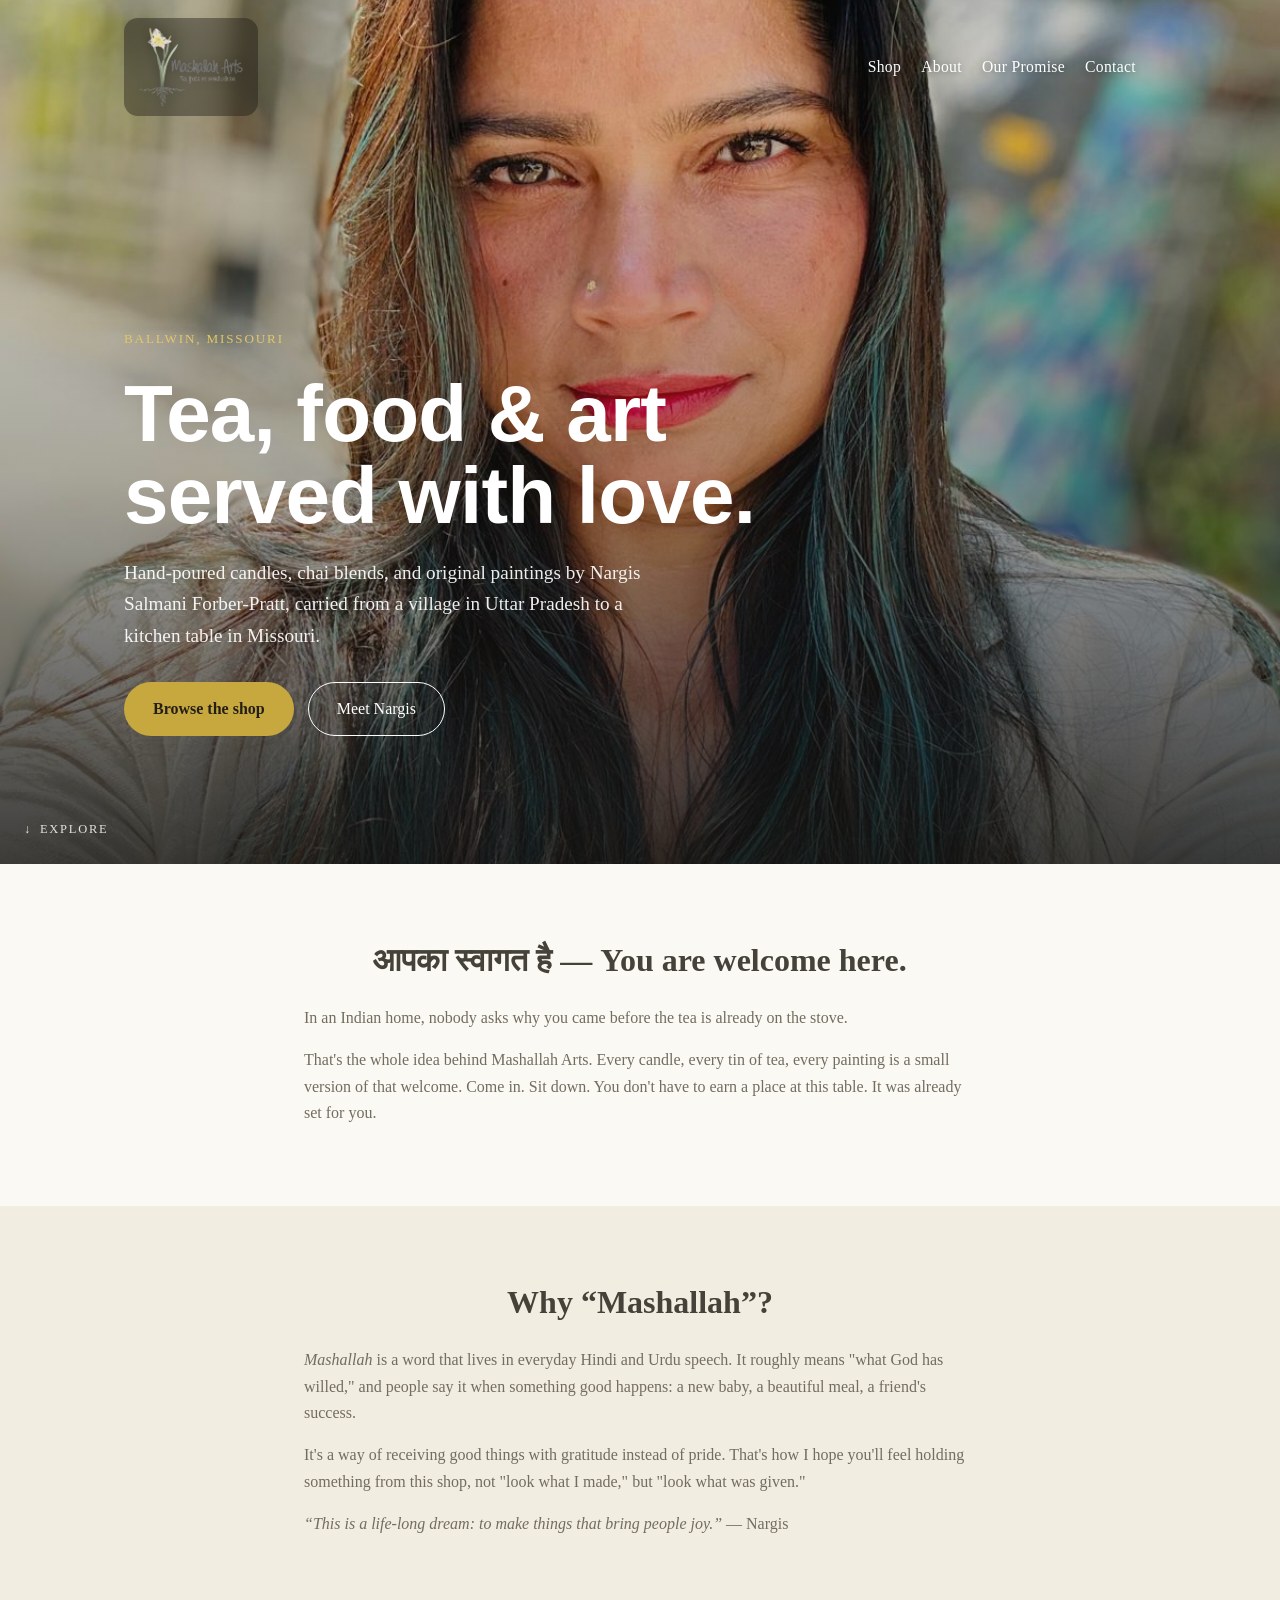
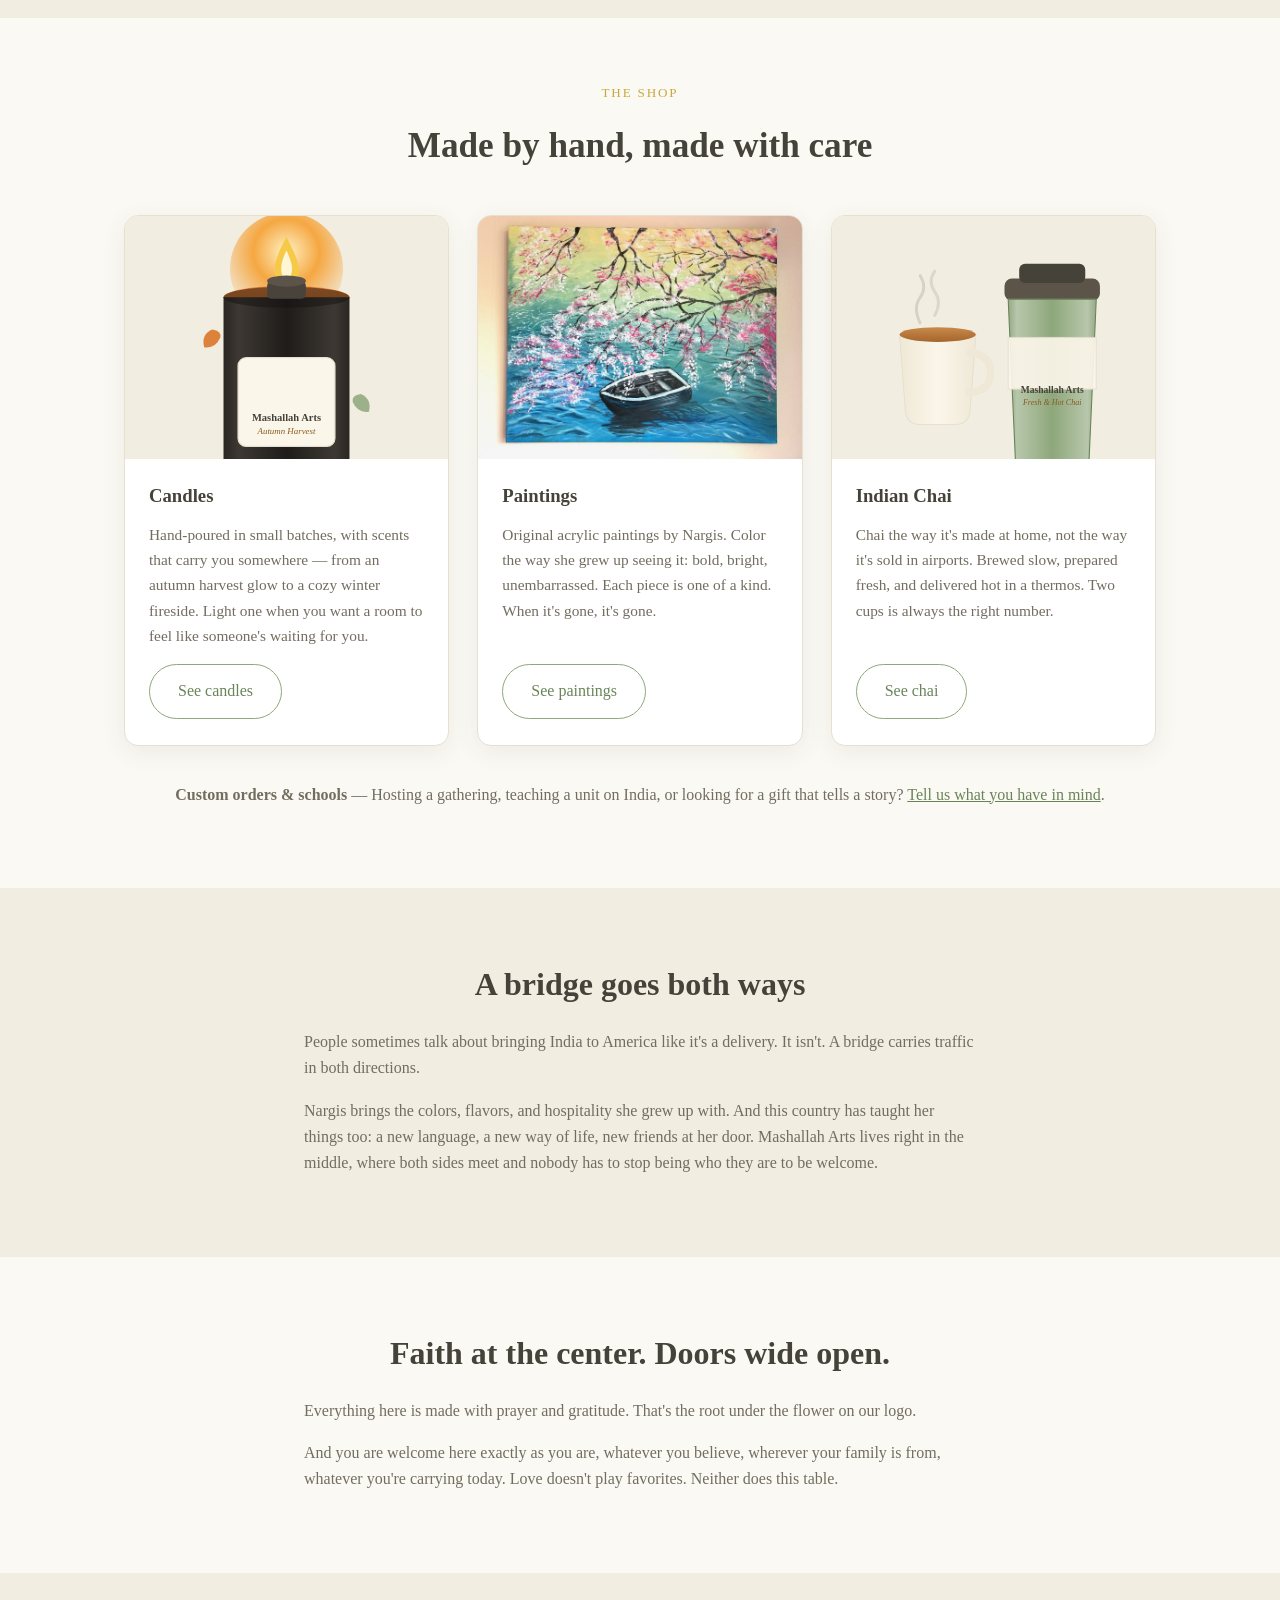
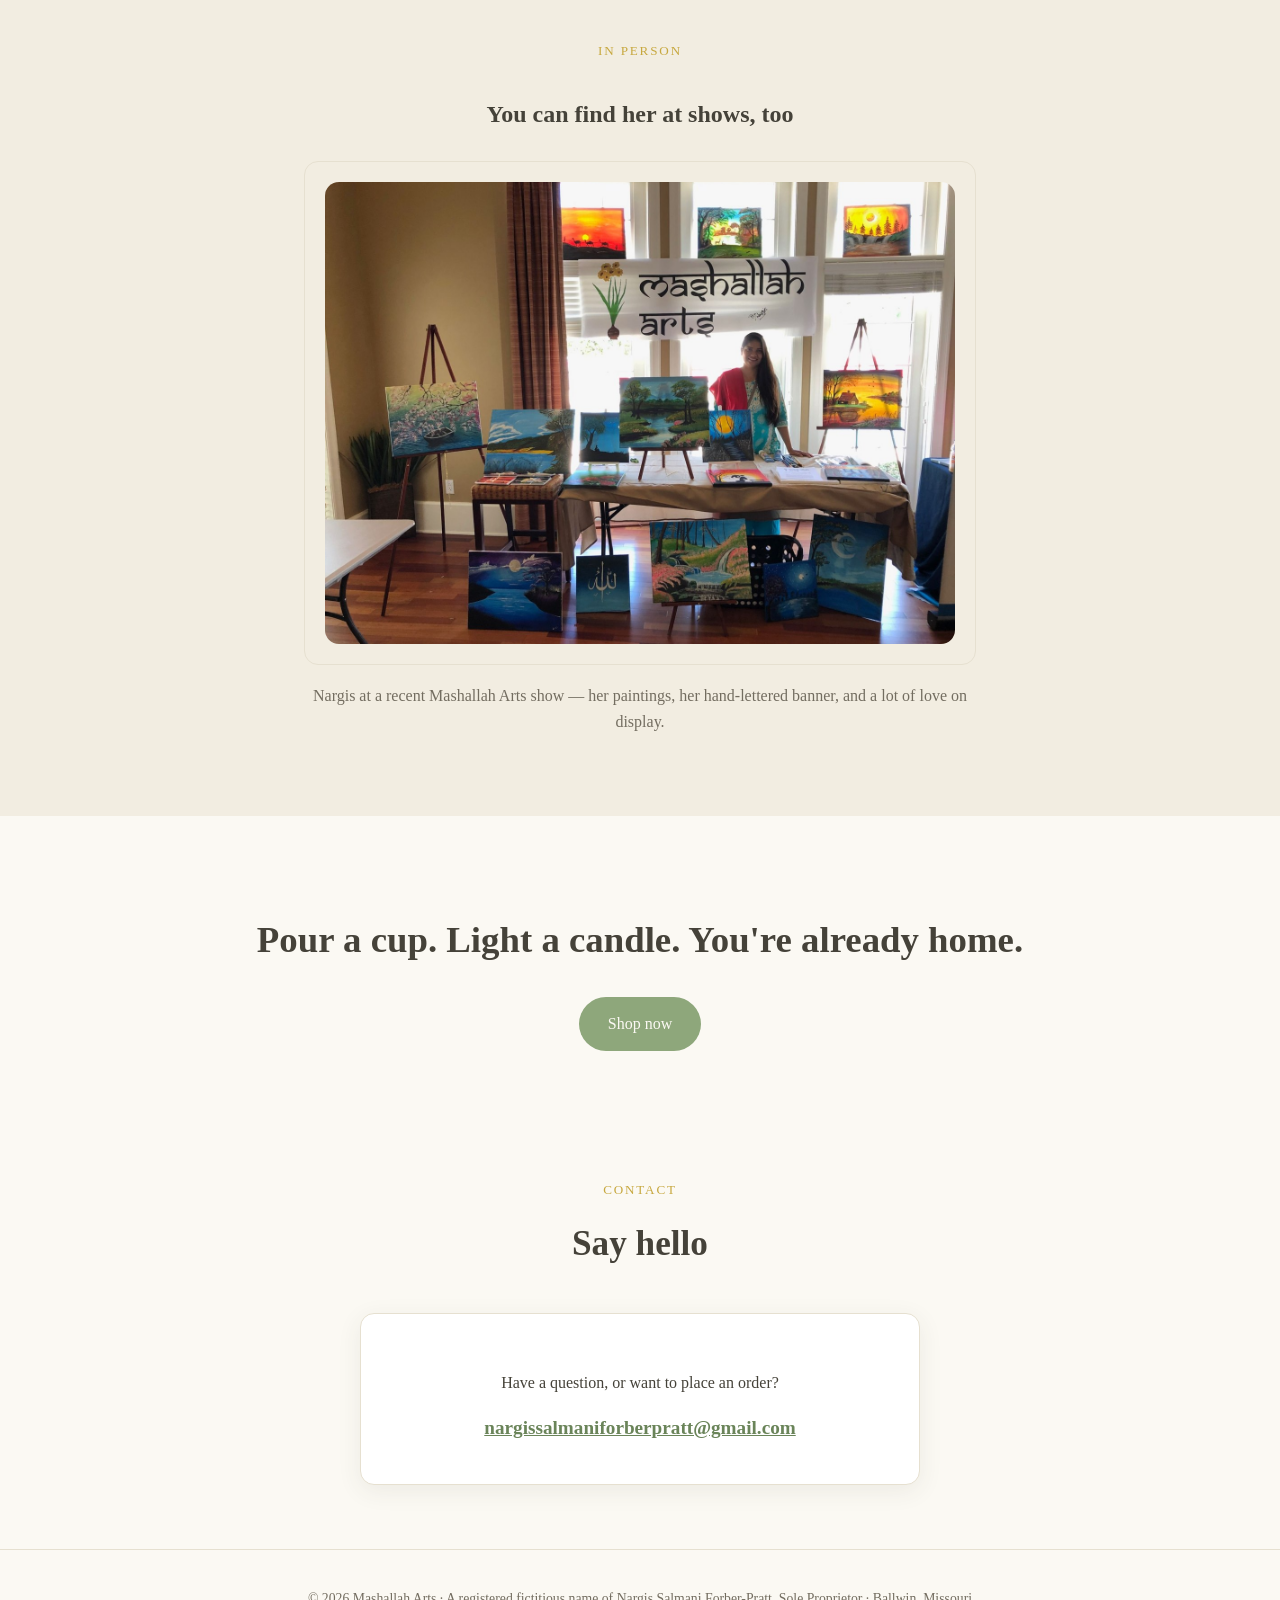
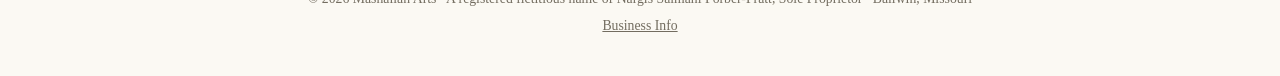
<file: index.html>
<!doctype html>
<html lang="en">
<head>
<meta charset="utf-8" />
<meta name="viewport" content="width=device-width, initial-scale=1" />
<title>Mashallah Arts — Tea, Food & Art Served With Love</title>
<meta name="description" content="Hand-poured candles, chai blends, and original paintings by Nargis Salmani Forber-Pratt, carried from a village in Uttar Pradesh to a kitchen table in Missouri." />
<link rel="icon" href="/favicon.ico" sizes="any" />
<link rel="icon" type="image/png" sizes="32x32" href="/assets/images/favicon-32.png" />
<link rel="icon" type="image/png" sizes="16x16" href="/assets/images/favicon-16.png" />
<link rel="apple-touch-icon" href="/apple-touch-icon.png" />
<link rel="icon" type="image/png" sizes="192x192" href="/assets/images/icon-192.png" />
<meta name="theme-color" content="#8ea77b" />
<link rel="canonical" href="https://mashallaharts.com/" />
<meta property="og:type" content="website" />
<meta property="og:site_name" content="Mashallah Arts" />
<meta property="og:title" content="Mashallah Arts — Tea, Food & Art Served With Love" />
<meta property="og:description" content="Hand-poured candles, chai blends, and original paintings by Nargis Salmani Forber-Pratt, carried from a village in Uttar Pradesh to a kitchen table in Missouri." />
<meta property="og:url" content="https://mashallaharts.com/" />
<meta property="og:image" content="https://mashallaharts.com/assets/images/og-image.jpg" />
<meta property="og:image:width" content="1200" />
<meta property="og:image:height" content="630" />
<meta name="twitter:card" content="summary_large_image" />
<meta name="twitter:title" content="Mashallah Arts — Tea, Food & Art Served With Love" />
<meta name="twitter:description" content="Hand-poured candles, chai blends, and original paintings by Nargis Salmani Forber-Pratt, carried from a village in Uttar Pradesh to a kitchen table in Missouri." />
<meta name="twitter:image" content="https://mashallaharts.com/assets/images/og-image.jpg" />
<link rel="stylesheet" href="assets/style.css" />
<script type="application/ld+json">
{
  "@context": "https://schema.org",
  "@type": "Store",
  "name": "Mashallah Arts",
  "description": "Hand-poured candles, chai blends, and original paintings by Nargis Salmani Forber-Pratt.",
  "url": "https://mashallaharts.com/",
  "image": "https://mashallaharts.com/assets/images/og-image.jpg",
  "logo": "https://mashallaharts.com/assets/images/logo-wordmark.png",
  "telephone": "+1-314-586-2265",
  "email": "nargissalmaniforberpratt@gmail.com",
  "address": {
    "@type": "PostalAddress",
    "addressLocality": "Ballwin",
    "addressRegion": "MO",
    "addressCountry": "US"
  },
  "founder": {
    "@type": "Person",
    "name": "Nargis Salmani Forber-Pratt"
  },
  "sameAs": []
}
</script>
</head>
<body>

<header class="site-header transparent" id="siteHeader">
  <div class="nav-row">
    <a class="brand" href="/">
      <span class="brand-mark"><img src="assets/images/logo-wordmark.png" alt="Mashallah Arts logo" /></span>
    </a>
    <nav class="main-nav">
      <a href="/shop">Shop</a>
      <a href="/about">About</a>
      <a href="/heard-and-seen">Our Promise</a>
      <a href="/contact">Contact</a>
      <div id="google_translate_element"></div>
    </nav>
  </div>
</header>

<section class="hero-full" style="background-image: url('assets/images/nargis.jpg');">
  <div class="hero-full-inner">
    <span class="eyebrow">Ballwin, Missouri</span>
    <h1>Tea, food &amp; art<br />served with love.</h1>
    <p class="lede-full">Hand-poured candles, chai blends, and original paintings by Nargis Salmani Forber-Pratt, carried from a village in Uttar Pradesh to a kitchen table in Missouri.</p>
    <div class="hero-actions">
      <a class="btn btn-primary" href="/shop">Browse the shop</a>
      <a class="btn btn-outline" href="/about">Meet Nargis</a>
    </div>
  </div>
  <div class="scroll-cue"><span class="arrow">↓</span> Explore</div>
</section>

<section>
  <div class="container prose-block">
    <h2><span class="hindi">आपका स्वागत है</span> — You are welcome here.</h2>
    <p>In an Indian home, nobody asks why you came before the tea is already on the stove.</p>
    <p>That's the whole idea behind Mashallah Arts. Every candle, every tin of tea, every painting is a small version of that welcome. Come in. Sit down. You don't have to earn a place at this table. It was already set for you.</p>
  </div>
</section>

<section class="alt">
  <div class="container prose-block">
    <h2>Why &ldquo;Mashallah&rdquo;?</h2>
    <p><em>Mashallah</em> is a word that lives in everyday Hindi and Urdu speech. It roughly means "what God has willed," and people say it when something good happens: a new baby, a beautiful meal, a friend's success.</p>
    <p>It's a way of receiving good things with gratitude instead of pride. That's how I hope you'll feel holding something from this shop, not "look what I made," but "look what was given."</p>
    <p><em>&ldquo;This is a life-long dream: to make things that bring people joy.&rdquo;</em> — Nargis</p>
  </div>
</section>

<section id="shop">
  <div class="container">
    <div class="section-head">
      <span class="eyebrow">The Shop</span>
      <h2>Made by hand, made with care</h2>
    </div>
    <div class="card-grid">
      <div class="card">
        <div class="card-photo"><img src="assets/images/mockup-candle-halloween.svg" alt="Mockup of a Mashallah Arts candle" /></div>
        <div class="card-body">
          <h3>Candles</h3>
          <p>Hand-poured in small batches, with scents that carry you somewhere — from an autumn harvest glow to a cozy winter fireside. Light one when you want a room to feel like someone's waiting for you.</p>
          <a class="btn btn-outline" href="/shop">See candles</a>
        </div>
      </div>
      <div class="card">
        <div class="card-photo"><img src="assets/images/paintings/cherry-blossoms-boat.jpg" alt="Original painting by Nargis" /></div>
        <div class="card-body">
          <h3>Paintings</h3>
          <p>Original acrylic paintings by Nargis. Color the way she grew up seeing it: bold, bright, unembarrassed. Each piece is one of a kind. When it's gone, it's gone.</p>
          <a class="btn btn-outline" href="/shop">See paintings</a>
        </div>
      </div>
      <div class="card">
        <div class="card-photo"><img src="assets/images/mockup-chai.svg" alt="Mockup of Mashallah Arts chai delivered in a thermos" /></div>
        <div class="card-body">
          <h3>Indian Chai</h3>
          <p>Chai the way it's made at home, not the way it's sold in airports. Brewed slow, prepared fresh, and delivered hot in a thermos. Two cups is always the right number.</p>
          <a class="btn btn-outline" href="/shop">See chai</a>
        </div>
      </div>
    </div>
    <p style="text-align:center; margin-top: 36px; color: var(--ink-soft);">
      <strong>Custom orders &amp; schools</strong> — Hosting a gathering, teaching a unit on India, or looking for a gift that tells a story? <a href="/contact">Tell us what you have in mind</a>.
    </p>
  </div>
</section>

<section class="alt">
  <div class="container prose-block">
    <h2>A bridge goes both ways</h2>
    <p>People sometimes talk about bringing India to America like it's a delivery. It isn't. A bridge carries traffic in both directions.</p>
    <p>Nargis brings the colors, flavors, and hospitality she grew up with. And this country has taught her things too: a new language, a new way of life, new friends at her door. Mashallah Arts lives right in the middle, where both sides meet and nobody has to stop being who they are to be welcome.</p>
  </div>
</section>

<section>
  <div class="container prose-block">
    <h2>Faith at the center. Doors wide open.</h2>
    <p>Everything here is made with prayer and gratitude. That's the root under the flower on our logo.</p>
    <p>And you are welcome here exactly as you are, whatever you believe, wherever your family is from, whatever you're carrying today. Love doesn't play favorites. Neither does this table.</p>
  </div>
</section>

<section class="alt">
  <div class="container" style="max-width: 720px; text-align:center;">
    <span class="eyebrow">In Person</span>
    <h2 style="margin-bottom: 26px;">You can find her at shows, too</h2>
    <div class="story-photo" style="aspect-ratio: 4/3;">
      <img src="assets/images/mashallah-arts-booth.jpg" alt="Nargis at a Mashallah Arts show, surrounded by her original paintings" />
    </div>
    <p style="margin-top: 18px; color: var(--ink-soft);">Nargis at a recent Mashallah Arts show — her paintings, her hand-lettered banner, and a lot of love on display.</p>
  </div>
</section>

<section style="text-align:center;">
  <div class="container">
    <h2 style="font-size: clamp(1.6rem, 3.4vw, 2.3rem); margin-bottom: 26px;">Pour a cup. Light a candle. You're already home.</h2>
    <a class="btn btn-primary" href="/shop">Shop now</a>
  </div>
</section>

<section id="contact">
  <div class="container">
    <div class="section-head">
      <span class="eyebrow">Contact</span>
      <h2>Say hello</h2>
    </div>
    <div class="contact-box">
      <p>Have a question, or want to place an order?</p>
      <a class="email" href="mailto:nargissalmaniforberpratt@gmail.com">nargissalmaniforberpratt@gmail.com</a>
    </div>
  </div>
</section>

<footer class="site-footer">
  <div class="container">
    <p>&copy; <span id="year"></span> Mashallah Arts &middot; A registered fictitious name of Nargis Salmani Forber-Pratt, Sole Proprietor &middot; Ballwin, Missouri</p>
    <p class="footer-links"><a href="/business-info">Business Info</a></p>
  </div>
</footer>

<script>
document.getElementById('year').textContent = new Date().getFullYear();
window.addEventListener('scroll', function () {
  var header = document.getElementById('siteHeader');
  if (!header) return;
  if (window.scrollY > 60) header.classList.add('scrolled');
  else header.classList.remove('scrolled');
});
function googleTranslateElementInit() {
  new google.translate.TranslateElement({ pageLanguage: 'en', autoDisplay: false }, 'google_translate_element');
}
</script>
<script src="https://translate.google.com/translate_a/element.js?cb=googleTranslateElementInit"></script>
</body>
</html>
</file>
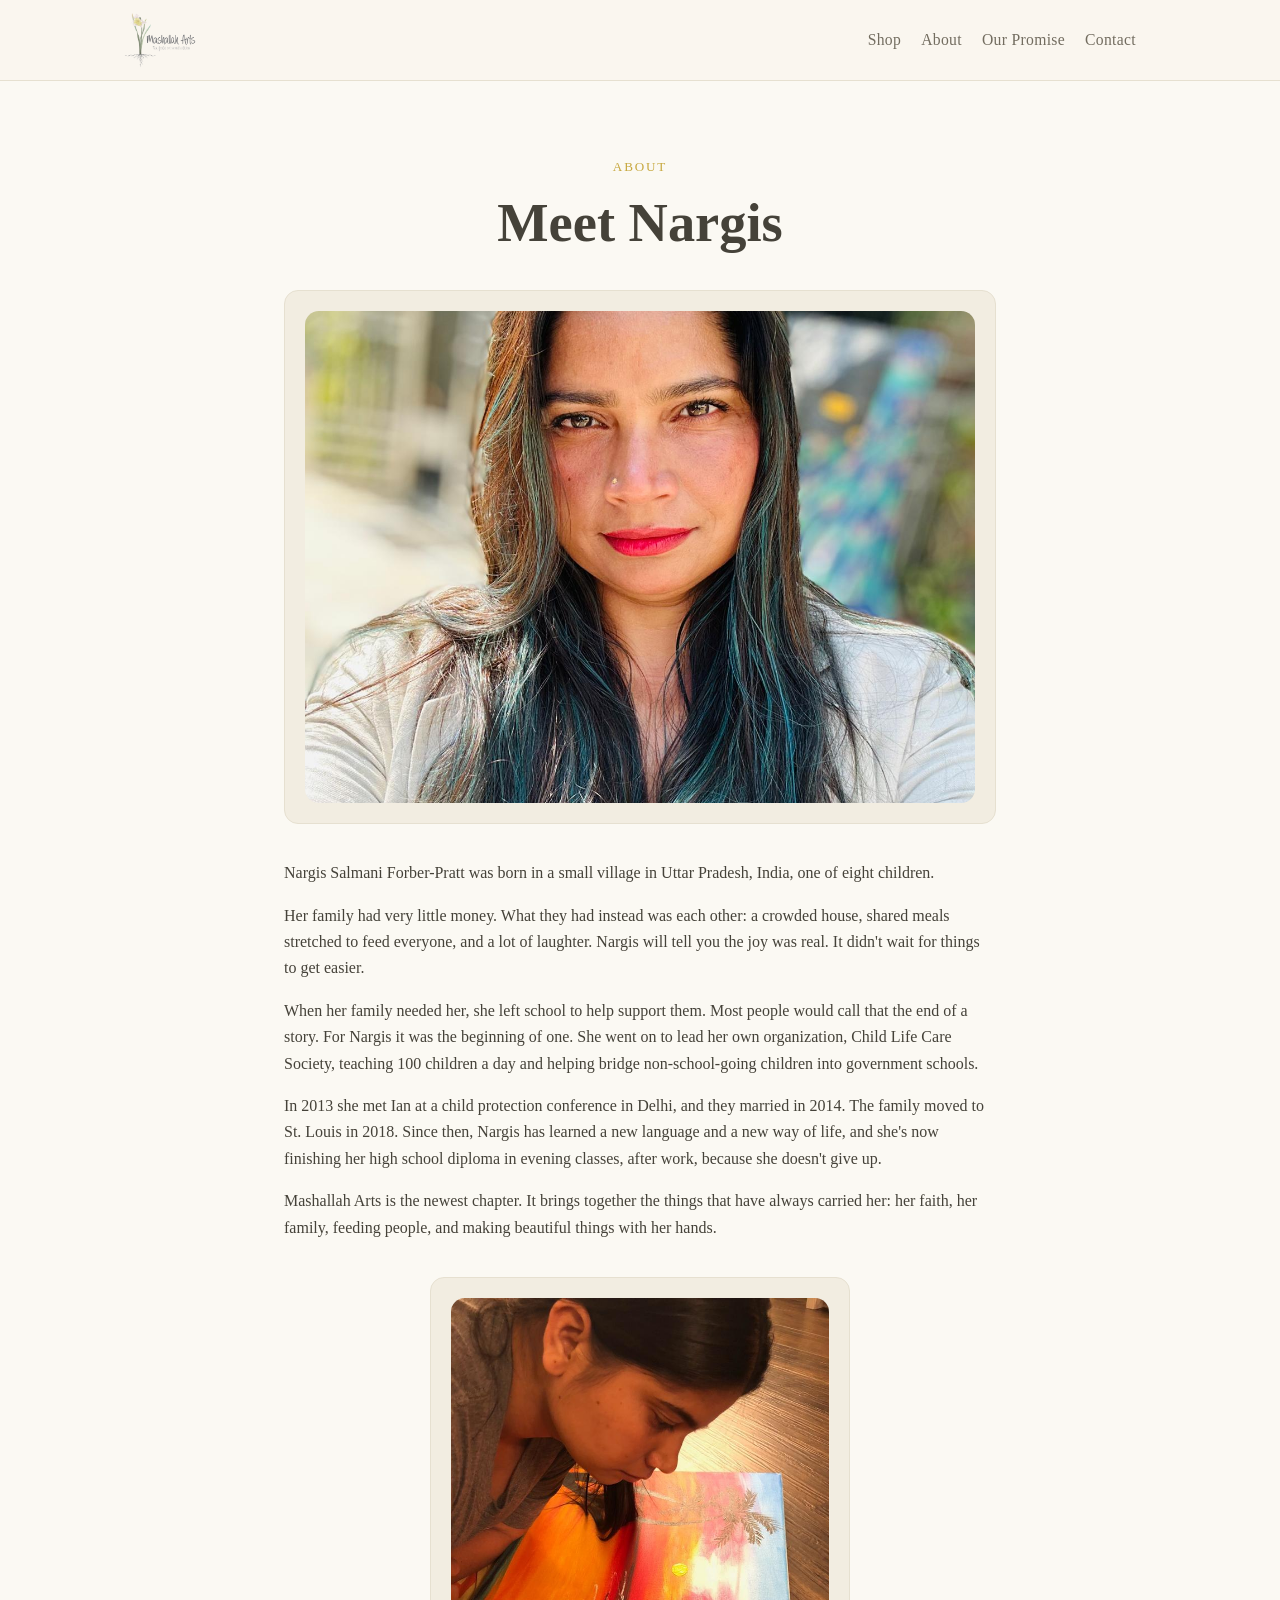
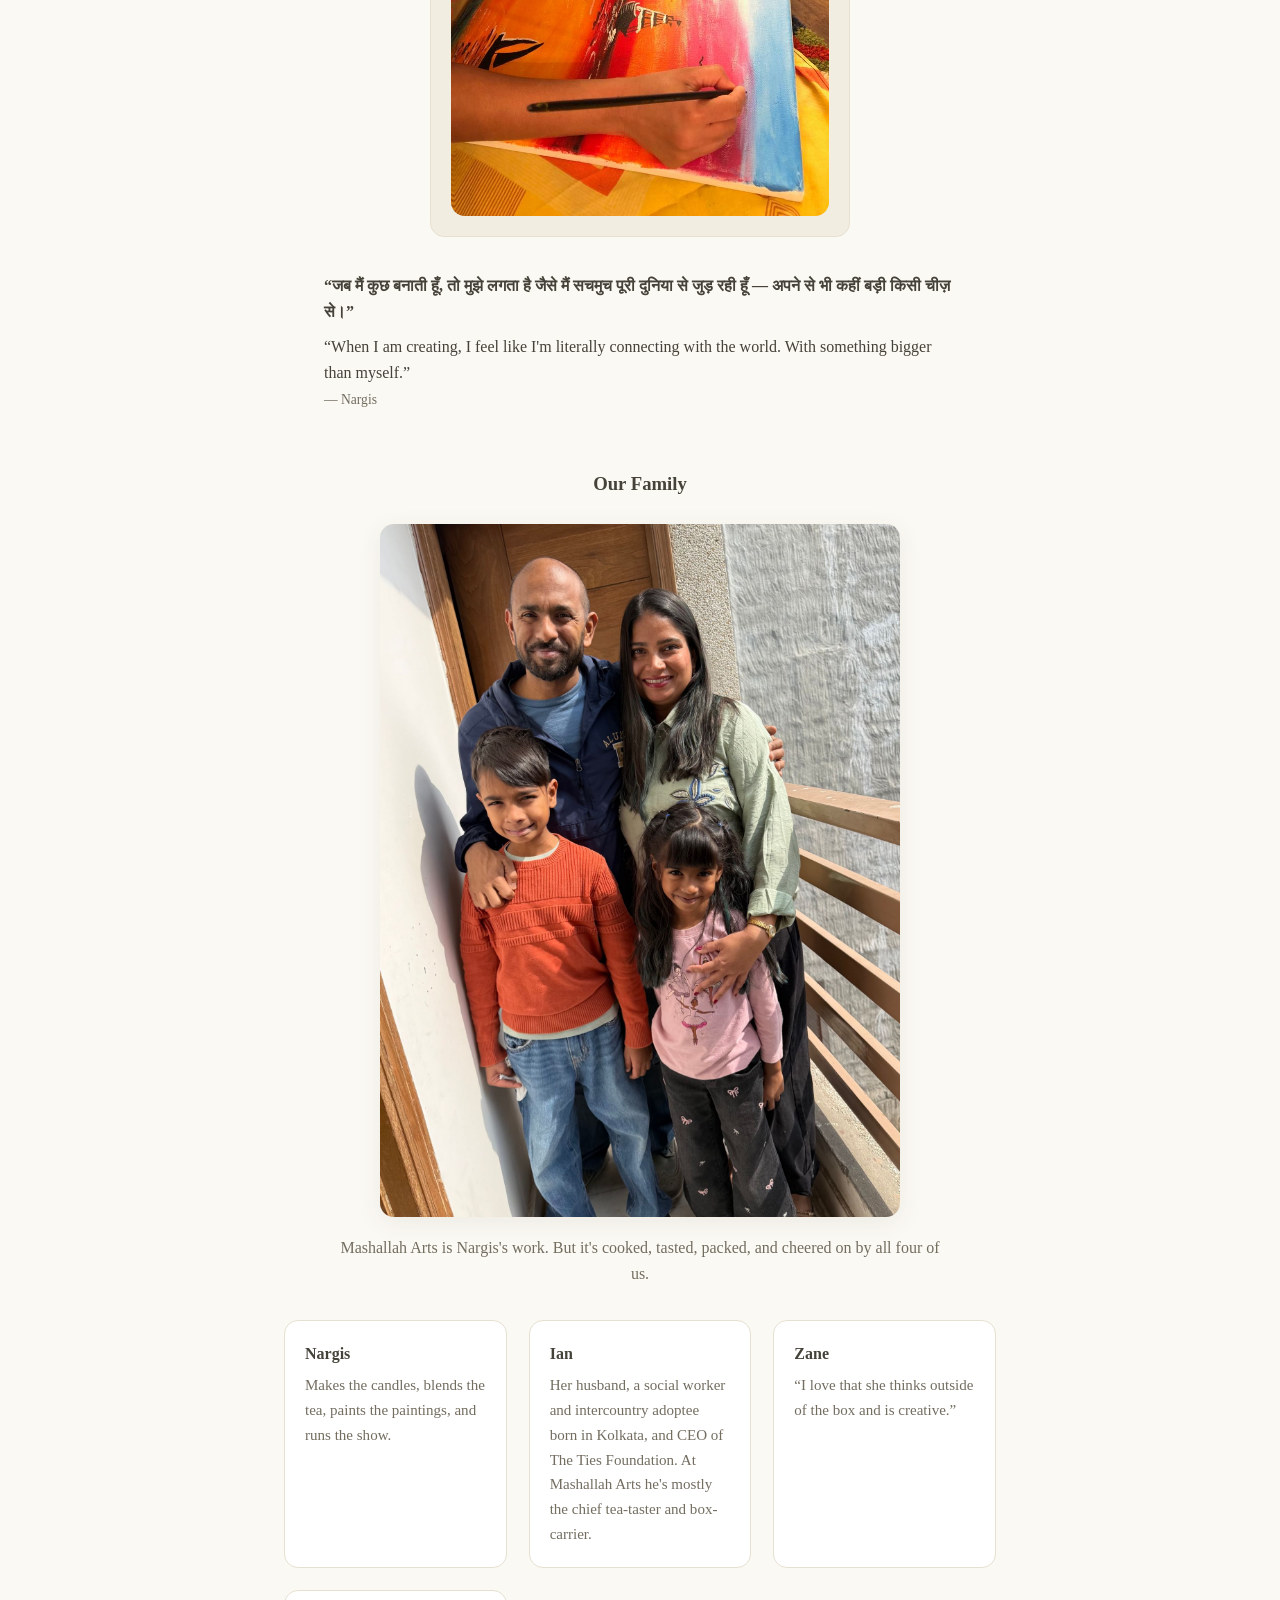
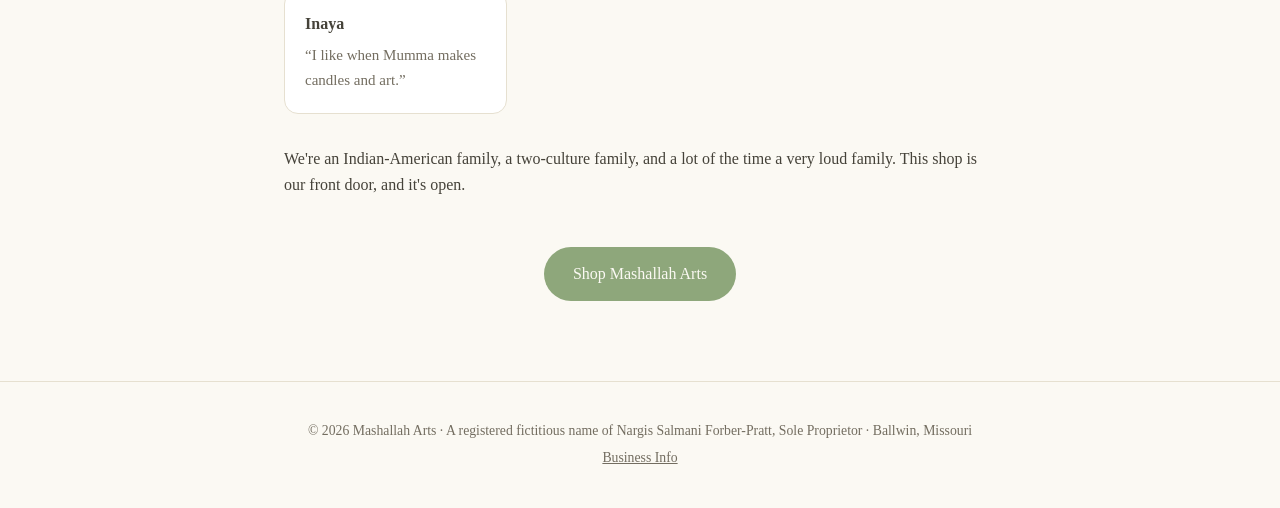
<file: about.html>
<!doctype html>
<html lang="en">
<head>
<meta charset="utf-8" />
<meta name="viewport" content="width=device-width, initial-scale=1" />
<title>Meet Nargis — Mashallah Arts</title>
<meta name="description" content="Nargis Salmani Forber-Pratt's story, from a village in Uttar Pradesh to Mashallah Arts in Ballwin, Missouri, and the family behind it." />
<link rel="icon" href="/favicon.ico" sizes="any" />
<link rel="icon" type="image/png" sizes="32x32" href="/assets/images/favicon-32.png" />
<link rel="icon" type="image/png" sizes="16x16" href="/assets/images/favicon-16.png" />
<link rel="apple-touch-icon" href="/apple-touch-icon.png" />
<link rel="icon" type="image/png" sizes="192x192" href="/assets/images/icon-192.png" />
<meta name="theme-color" content="#8ea77b" />
<link rel="canonical" href="https://mashallaharts.com/about" />
<meta property="og:type" content="website" />
<meta property="og:site_name" content="Mashallah Arts" />
<meta property="og:title" content="Meet Nargis — Mashallah Arts" />
<meta property="og:description" content="Nargis Salmani Forber-Pratt's story, from a village in Uttar Pradesh to Mashallah Arts in Ballwin, Missouri, and the family behind it." />
<meta property="og:url" content="https://mashallaharts.com/about" />
<meta property="og:image" content="https://mashallaharts.com/assets/images/og-image.jpg" />
<meta property="og:image:width" content="1200" />
<meta property="og:image:height" content="630" />
<meta name="twitter:card" content="summary_large_image" />
<meta name="twitter:title" content="Meet Nargis — Mashallah Arts" />
<meta name="twitter:description" content="Nargis Salmani Forber-Pratt's story, from a village in Uttar Pradesh to Mashallah Arts in Ballwin, Missouri, and the family behind it." />
<meta name="twitter:image" content="https://mashallaharts.com/assets/images/og-image.jpg" />
<link rel="stylesheet" href="assets/style.css" />
</head>
<body>

<header class="site-header" id="siteHeader">
  <div class="nav-row">
    <a class="brand" href="/">
      <span class="brand-mark"><img src="assets/images/logo-wordmark.png" alt="Mashallah Arts logo" /></span>
    </a>
    <nav class="main-nav">
      <a href="/shop">Shop</a>
      <a href="/about">About</a>
      <a href="/heard-and-seen">Our Promise</a>
      <a href="/contact">Contact</a>
      <div id="google_translate_element"></div>
    </nav>
  </div>
</header>

<section class="hero" style="padding-bottom: 12px;">
  <div class="container">
    <span class="eyebrow">About</span>
    <h1>Meet Nargis</h1>
  </div>
</section>

<section style="padding-top: 8px;">
  <div class="container" style="max-width: 760px;">
    <div class="story-photo" style="aspect-ratio: 4/3; margin-bottom: 36px;">
      <img src="assets/images/nargis.jpg" alt="Nargis Salmani Forber-Pratt" />
    </div>

    <p>Nargis Salmani Forber-Pratt was born in a small village in Uttar Pradesh, India, one of eight children.</p>

    <p>Her family had very little money. What they had instead was each other: a crowded house, shared meals stretched to feed everyone, and a lot of laughter. Nargis will tell you the joy was real. It didn't wait for things to get easier.</p>

    <p>When her family needed her, she left school to help support them. Most people would call that the end of a story. For Nargis it was the beginning of one. She went on to lead her own organization, Child Life Care Society, teaching 100 children a day and helping bridge non-school-going children into government schools.</p>

    <p>In 2013 she met Ian at a child protection conference in Delhi, and they married in 2014. The family moved to St. Louis in 2018. Since then, Nargis has learned a new language and a new way of life, and she's now finishing her high school diploma in evening classes, after work, because she doesn't give up.</p>

    <p>Mashallah Arts is the newest chapter. It brings together the things that have always carried her: her faith, her family, feeding people, and making beautiful things with her hands.</p>

    <div class="story-photo" style="aspect-ratio: 3/4; max-width: 420px; margin: 36px auto;">
      <img src="assets/images/nargis-painting.jpg" alt="Nargis painting an original canvas" />
    </div>

    <blockquote>
      <span class="hindi">&ldquo;जब मैं कुछ बनाती हूँ, तो मुझे लगता है जैसे मैं सचमुच पूरी दुनिया से जुड़ रही हूँ — अपने से भी कहीं बड़ी किसी चीज़ से।&rdquo;</span><br />
      <span style="display:inline-block; margin-top: 8px;">&ldquo;When I am creating, I feel like I'm literally connecting with the world. With something bigger than myself.&rdquo;</span>
      <br /><span style="font-size:0.85rem; color: var(--ink-soft); font-style: normal;">— Nargis</span>
    </blockquote>

    <h3 style="margin-top: 56px; text-align:center;">Our Family</h3>

    <div class="family-strip" style="margin-top: 24px;">
      <img src="assets/images/family.jpg" alt="Nargis with her husband Ian, and their children Zane and Inaya" />
      <p>Mashallah Arts is Nargis's work. But it's cooked, tasted, packed, and cheered on by all four of us.</p>
    </div>

    <div class="family-people">
      <div class="person">
        <h4>Nargis</h4>
        <p>Makes the candles, blends the tea, paints the paintings, and runs the show.</p>
      </div>
      <div class="person">
        <h4>Ian</h4>
        <p>Her husband, a social worker and intercountry adoptee born in Kolkata, and CEO of The Ties Foundation. At Mashallah Arts he's mostly the chief tea-taster and box-carrier.</p>
      </div>
      <div class="person">
        <h4>Zane</h4>
        <p>&ldquo;I love that she thinks outside of the box and is creative.&rdquo;</p>
      </div>
      <div class="person">
        <h4>Inaya</h4>
        <p>&ldquo;I like when Mumma makes candles and art.&rdquo;</p>
      </div>
    </div>

    <p style="margin-top: 32px;">We're an Indian-American family, a two-culture family, and a lot of the time a very loud family. This shop is our front door, and it's open.</p>

    <p style="text-align:center; margin-top: 48px;">
      <a class="btn btn-primary" href="/shop">Shop Mashallah Arts</a>
    </p>
  </div>
</section>

<footer class="site-footer">
  <div class="container">
    <p>&copy; <span id="year"></span> Mashallah Arts &middot; A registered fictitious name of Nargis Salmani Forber-Pratt, Sole Proprietor &middot; Ballwin, Missouri</p>
    <p class="footer-links"><a href="/business-info">Business Info</a></p>
  </div>
</footer>

<script>
document.getElementById('year').textContent = new Date().getFullYear();
function googleTranslateElementInit() {
  new google.translate.TranslateElement({ pageLanguage: 'en', autoDisplay: false }, 'google_translate_element');
}
</script>
<script src="https://translate.google.com/translate_a/element.js?cb=googleTranslateElementInit"></script>
</body>
</html>
</file>
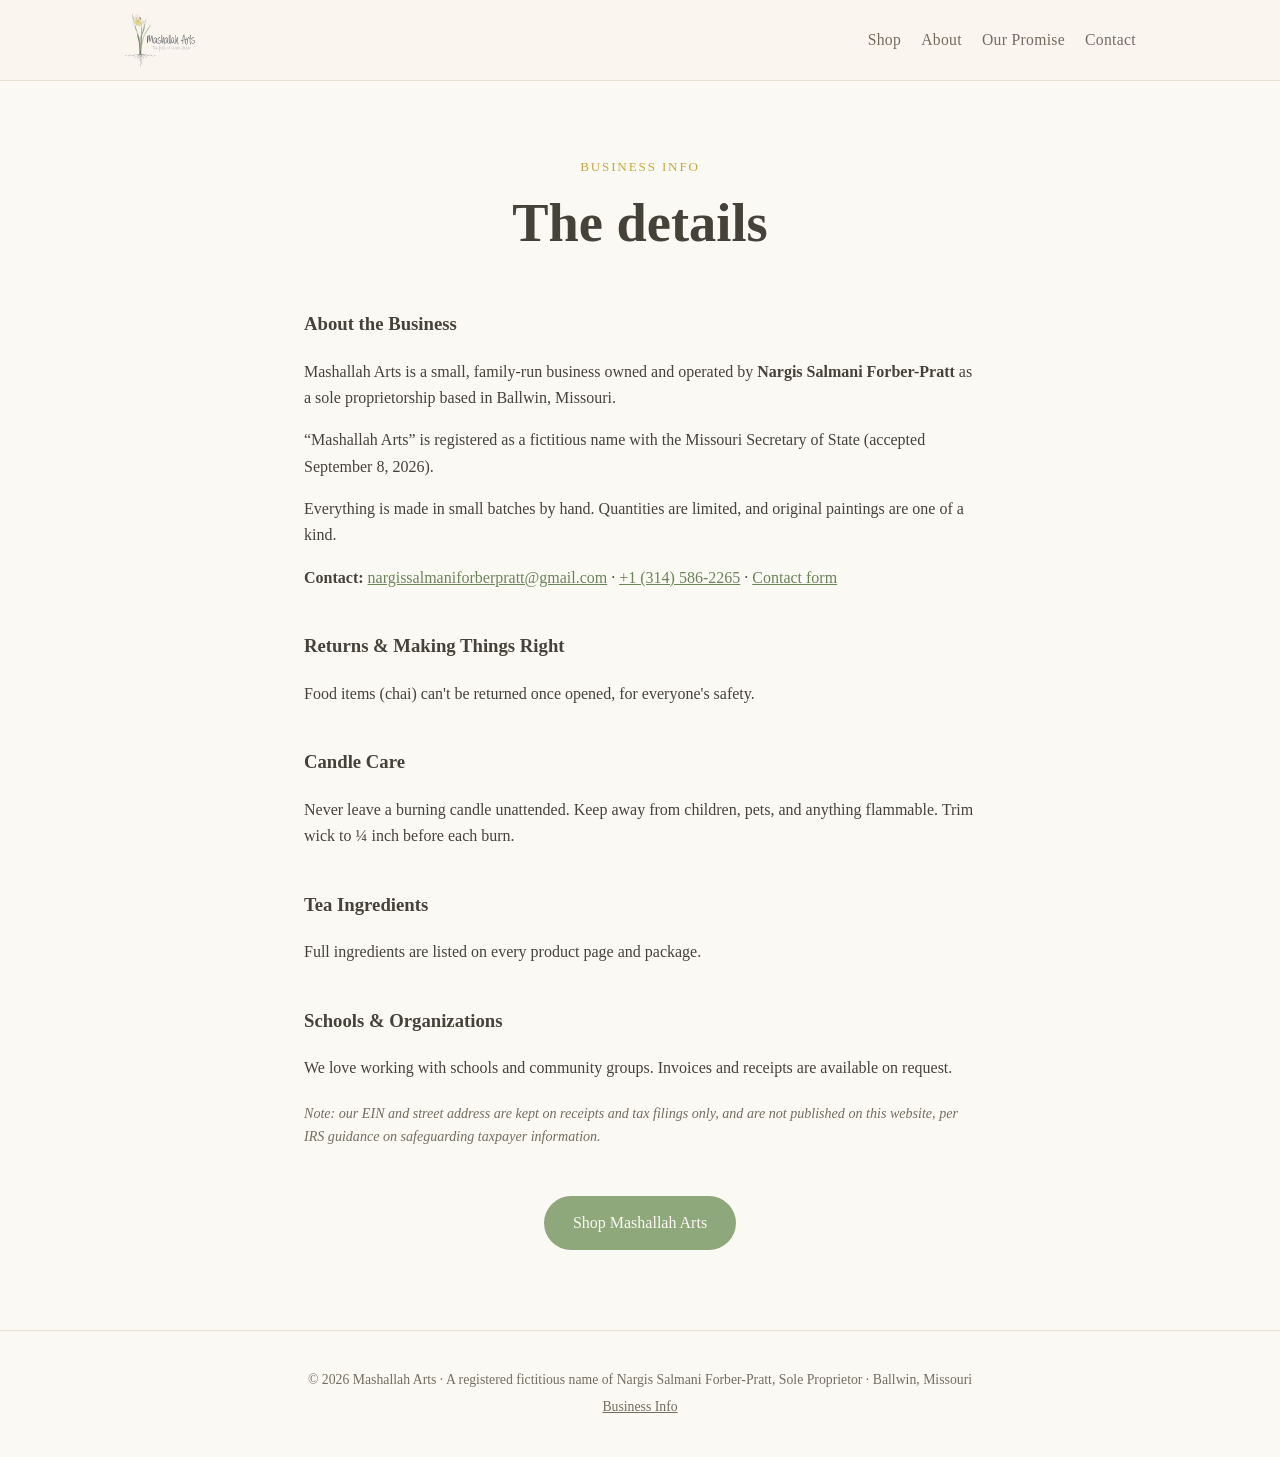
<file: business-info.html>
<!doctype html>
<html lang="en">
<head>
<meta charset="utf-8" />
<meta name="viewport" content="width=device-width, initial-scale=1" />
<title>Business Info — Mashallah Arts</title>
<meta name="description" content="Business information, ordering, shipping, and policies for Mashallah Arts." />
<link rel="icon" href="/favicon.ico" sizes="any" />
<link rel="icon" type="image/png" sizes="32x32" href="/assets/images/favicon-32.png" />
<link rel="icon" type="image/png" sizes="16x16" href="/assets/images/favicon-16.png" />
<link rel="apple-touch-icon" href="/apple-touch-icon.png" />
<link rel="icon" type="image/png" sizes="192x192" href="/assets/images/icon-192.png" />
<meta name="theme-color" content="#8ea77b" />
<link rel="canonical" href="https://mashallaharts.com/business-info" />
<meta property="og:type" content="website" />
<meta property="og:site_name" content="Mashallah Arts" />
<meta property="og:title" content="Business Info — Mashallah Arts" />
<meta property="og:description" content="Business information, ordering, shipping, and policies for Mashallah Arts." />
<meta property="og:url" content="https://mashallaharts.com/business-info" />
<meta property="og:image" content="https://mashallaharts.com/assets/images/og-image.jpg" />
<meta property="og:image:width" content="1200" />
<meta property="og:image:height" content="630" />
<meta name="twitter:card" content="summary_large_image" />
<meta name="twitter:title" content="Business Info — Mashallah Arts" />
<meta name="twitter:description" content="Business information, ordering, shipping, and policies for Mashallah Arts." />
<meta name="twitter:image" content="https://mashallaharts.com/assets/images/og-image.jpg" />
<link rel="stylesheet" href="assets/style.css" />
</head>
<body>

<header class="site-header" id="siteHeader">
  <div class="nav-row">
    <a class="brand" href="/">
      <span class="brand-mark"><img src="assets/images/logo-wordmark.png" alt="Mashallah Arts logo" /></span>
    </a>
    <nav class="main-nav">
      <a href="/shop">Shop</a>
      <a href="/about">About</a>
      <a href="/heard-and-seen">Our Promise</a>
      <a href="/contact">Contact</a>
      <div id="google_translate_element"></div>
    </nav>
  </div>
</header>

<section class="hero" style="padding-bottom: 12px;">
  <div class="container">
    <span class="eyebrow">Business Info</span>
    <h1>The details</h1>
  </div>
</section>

<section style="padding-top: 8px;">
  <div class="container" style="max-width: 720px;">

    <h3>About the Business</h3>
    <p>Mashallah Arts is a small, family-run business owned and operated by <strong>Nargis Salmani Forber-Pratt</strong> as a sole proprietorship based in Ballwin, Missouri.</p>
    <p>&ldquo;Mashallah Arts&rdquo; is registered as a fictitious name with the Missouri Secretary of State (accepted September 8, 2026).</p>
    <p>Everything is made in small batches by hand. Quantities are limited, and original paintings are one of a kind.</p>
    <p><strong>Contact:</strong> <a href="mailto:nargissalmaniforberpratt@gmail.com">nargissalmaniforberpratt@gmail.com</a> &middot; <a href="tel:+13145862265">+1 (314) 586-2265</a> &middot; <a href="/contact">Contact form</a></p>

    <h3 style="margin-top: 40px;">Returns &amp; Making Things Right</h3>
    <p>Food items (chai) can't be returned once opened, for everyone's safety.</p>

    <h3 style="margin-top: 40px;">Candle Care</h3>
    <p>Never leave a burning candle unattended. Keep away from children, pets, and anything flammable. Trim wick to ¼ inch before each burn.</p>

    <h3 style="margin-top: 40px;">Tea Ingredients</h3>
    <p>Full ingredients are listed on every product page and package.</p>

    <h3 style="margin-top: 40px;">Schools &amp; Organizations</h3>
    <p>We love working with schools and community groups. Invoices and receipts are available on request.</p>

    <p style="margin-top: 20px; font-size: 0.88rem; color: var(--ink-soft);"><em>Note: our EIN and street address are kept on receipts and tax filings only, and are not published on this website, per IRS guidance on safeguarding taxpayer information.</em></p>

    <p style="text-align:center; margin-top: 48px;">
      <a class="btn btn-primary" href="/shop">Shop Mashallah Arts</a>
    </p>
  </div>
</section>

<footer class="site-footer">
  <div class="container">
    <p>&copy; <span id="year"></span> Mashallah Arts &middot; A registered fictitious name of Nargis Salmani Forber-Pratt, Sole Proprietor &middot; Ballwin, Missouri</p>
    <p class="footer-links"><a href="/business-info">Business Info</a></p>
  </div>
</footer>

<script>
document.getElementById('year').textContent = new Date().getFullYear();
function googleTranslateElementInit() {
  new google.translate.TranslateElement({ pageLanguage: 'en', autoDisplay: false }, 'google_translate_element');
}
</script>
<script src="https://translate.google.com/translate_a/element.js?cb=googleTranslateElementInit"></script>
</body>
</html>
</file>
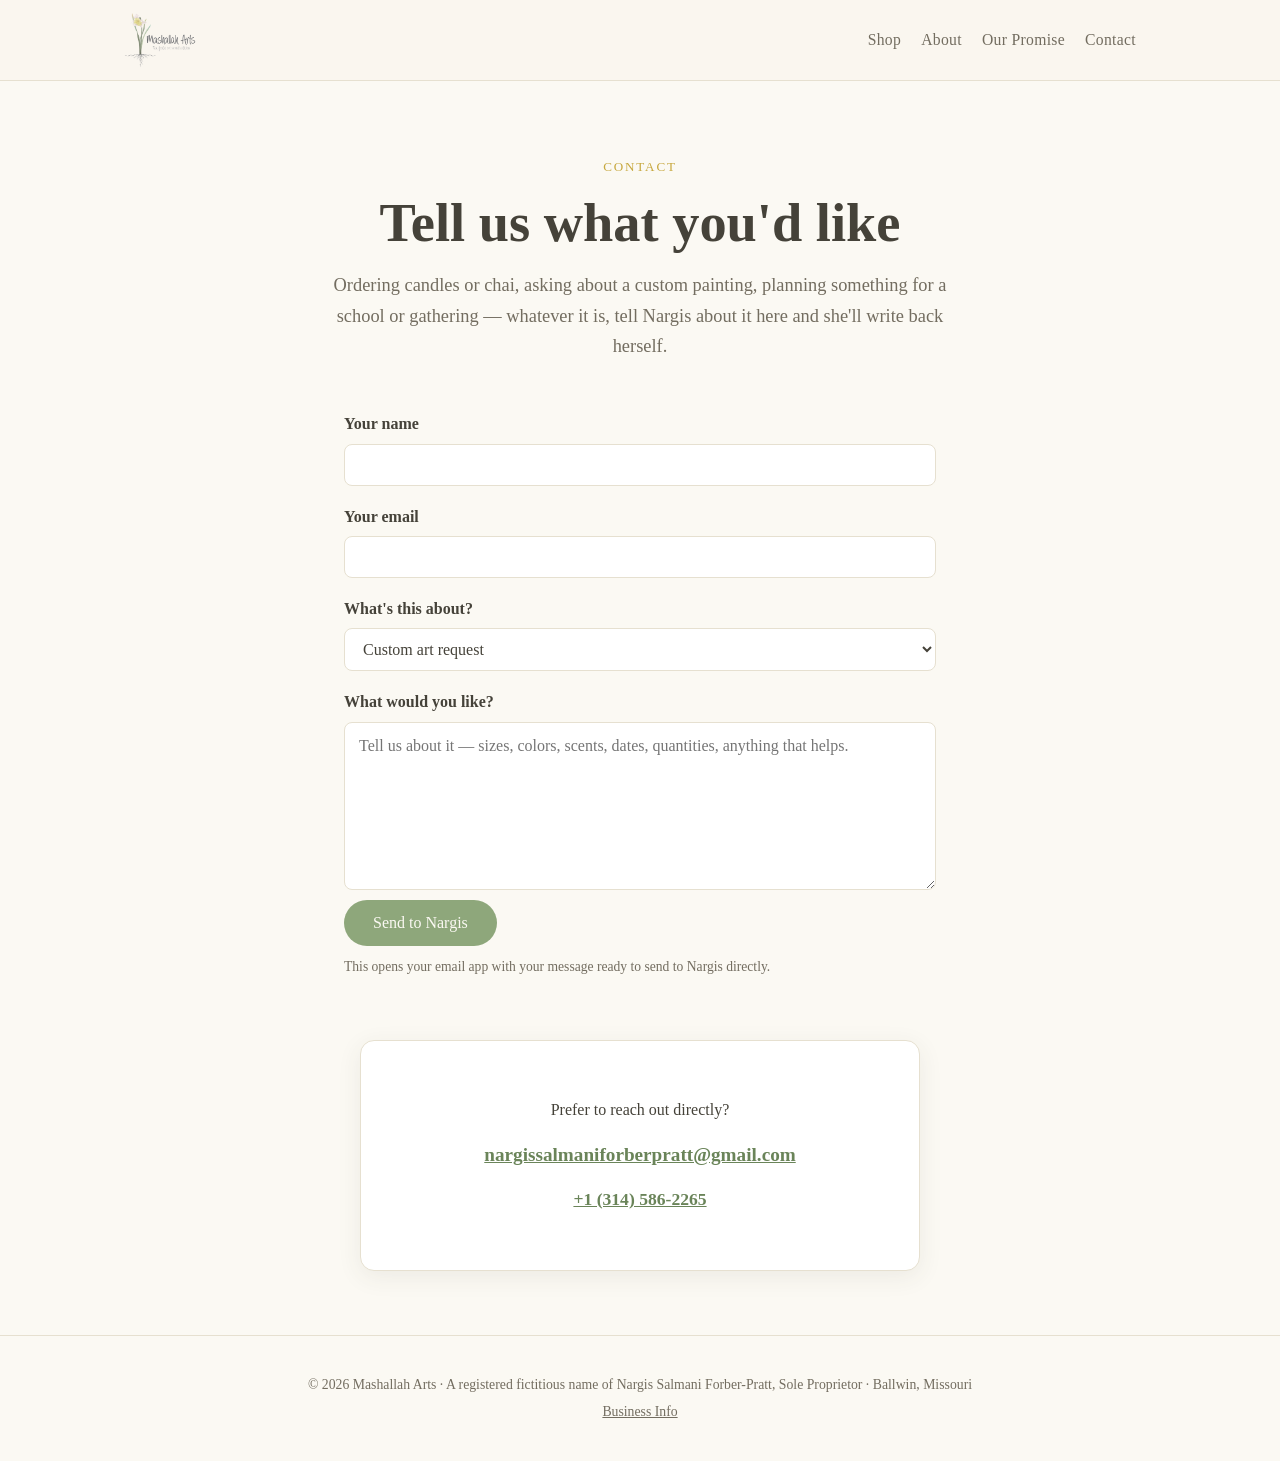
<file: contact.html>
<!doctype html>
<html lang="en">
<head>
<meta charset="utf-8" />
<meta name="viewport" content="width=device-width, initial-scale=1" />
<title>Contact — Mashallah Arts</title>
<meta name="description" content="Get in touch with Mashallah Arts — order candles, chai, or paintings, or ask about a custom piece." />
<link rel="icon" href="/favicon.ico" sizes="any" />
<link rel="icon" type="image/png" sizes="32x32" href="/assets/images/favicon-32.png" />
<link rel="icon" type="image/png" sizes="16x16" href="/assets/images/favicon-16.png" />
<link rel="apple-touch-icon" href="/apple-touch-icon.png" />
<link rel="icon" type="image/png" sizes="192x192" href="/assets/images/icon-192.png" />
<meta name="theme-color" content="#8ea77b" />
<link rel="canonical" href="https://mashallaharts.com/contact" />
<meta property="og:type" content="website" />
<meta property="og:site_name" content="Mashallah Arts" />
<meta property="og:title" content="Contact — Mashallah Arts" />
<meta property="og:description" content="Get in touch with Mashallah Arts — order candles, chai, or paintings, or ask about a custom piece." />
<meta property="og:url" content="https://mashallaharts.com/contact" />
<meta property="og:image" content="https://mashallaharts.com/assets/images/og-image.jpg" />
<meta property="og:image:width" content="1200" />
<meta property="og:image:height" content="630" />
<meta name="twitter:card" content="summary_large_image" />
<meta name="twitter:title" content="Contact — Mashallah Arts" />
<meta name="twitter:description" content="Get in touch with Mashallah Arts — order candles, chai, or paintings, or ask about a custom piece." />
<meta name="twitter:image" content="https://mashallaharts.com/assets/images/og-image.jpg" />
<link rel="stylesheet" href="assets/style.css" />
</head>
<body>

<header class="site-header" id="siteHeader">
  <div class="nav-row">
    <a class="brand" href="/">
      <span class="brand-mark"><img src="assets/images/logo-wordmark.png" alt="Mashallah Arts logo" /></span>
    </a>
    <nav class="main-nav">
      <a href="/shop">Shop</a>
      <a href="/about">About</a>
      <a href="/heard-and-seen">Our Promise</a>
      <a href="/contact">Contact</a>
      <div id="google_translate_element"></div>
    </nav>
  </div>
</header>

<section class="hero" style="padding-bottom: 12px;">
  <div class="container">
    <span class="eyebrow">Contact</span>
    <h1>Tell us what you'd like</h1>
    <p class="lede">Ordering candles or chai, asking about a custom painting, planning something for a school or gathering — whatever it is, tell Nargis about it here and she'll write back herself.</p>
  </div>
</section>

<section style="padding-top: 8px;">
  <div class="container" style="max-width: 640px;">
    <form id="contactForm" class="contact-form">
      <label for="cf-name">Your name</label>
      <input type="text" id="cf-name" name="name" required />

      <label for="cf-email">Your email</label>
      <input type="email" id="cf-email" name="email" required />

      <label for="cf-reason">What's this about?</label>
      <select id="cf-reason" name="reason">
        <option value="Custom Art Request">Custom art request</option>
        <option value="Candle Order">Candle order</option>
        <option value="Chai Order">Chai order</option>
        <option value="Painting Inquiry">Painting inquiry</option>
        <option value="School / Group Order">School or group order</option>
        <option value="Something Else">Something else</option>
      </select>

      <label for="cf-message">What would you like?</label>
      <textarea id="cf-message" name="message" rows="6" placeholder="Tell us about it — sizes, colors, scents, dates, quantities, anything that helps." required></textarea>

      <button type="submit" class="btn btn-primary" style="margin-top: 10px;">Send to Nargis</button>
      <p style="font-size: 0.85rem; color: var(--ink-soft); margin-top: 10px;">This opens your email app with your message ready to send to Nargis directly.</p>
    </form>

    <div class="contact-box" style="margin-top: 48px;">
      <p>Prefer to reach out directly?</p>
      <a class="email" href="mailto:nargissalmaniforberpratt@gmail.com">nargissalmaniforberpratt@gmail.com</a>
      <p style="margin-top: 14px;"><a href="tel:+13145862265" style="font-weight:bold; font-size: 1.1rem;">+1 (314) 586-2265</a></p>
    </div>
  </div>
</section>

<footer class="site-footer">
  <div class="container">
    <p>&copy; <span id="year"></span> Mashallah Arts &middot; A registered fictitious name of Nargis Salmani Forber-Pratt, Sole Proprietor &middot; Ballwin, Missouri</p>
    <p class="footer-links"><a href="/business-info">Business Info</a></p>
  </div>
</footer>

<script>
document.getElementById('year').textContent = new Date().getFullYear();
document.getElementById('contactForm').addEventListener('submit', function (e) {
  e.preventDefault();
  var name = document.getElementById('cf-name').value;
  var email = document.getElementById('cf-email').value;
  var reason = document.getElementById('cf-reason').value;
  var message = document.getElementById('cf-message').value;
  var subject = encodeURIComponent('Mashallah Arts — ' + reason);
  var body = encodeURIComponent(
    'Name: ' + name + '\n' +
    'Email: ' + email + '\n' +
    'Reason: ' + reason + '\n\n' +
    message
  );
  window.location.href = 'mailto:nargissalmaniforberpratt@gmail.com?subject=' + subject + '&body=' + body;
});
function googleTranslateElementInit() {
  new google.translate.TranslateElement({ pageLanguage: 'en', autoDisplay: false }, 'google_translate_element');
}
</script>
<script src="https://translate.google.com/translate_a/element.js?cb=googleTranslateElementInit"></script>
</body>
</html>
</file>
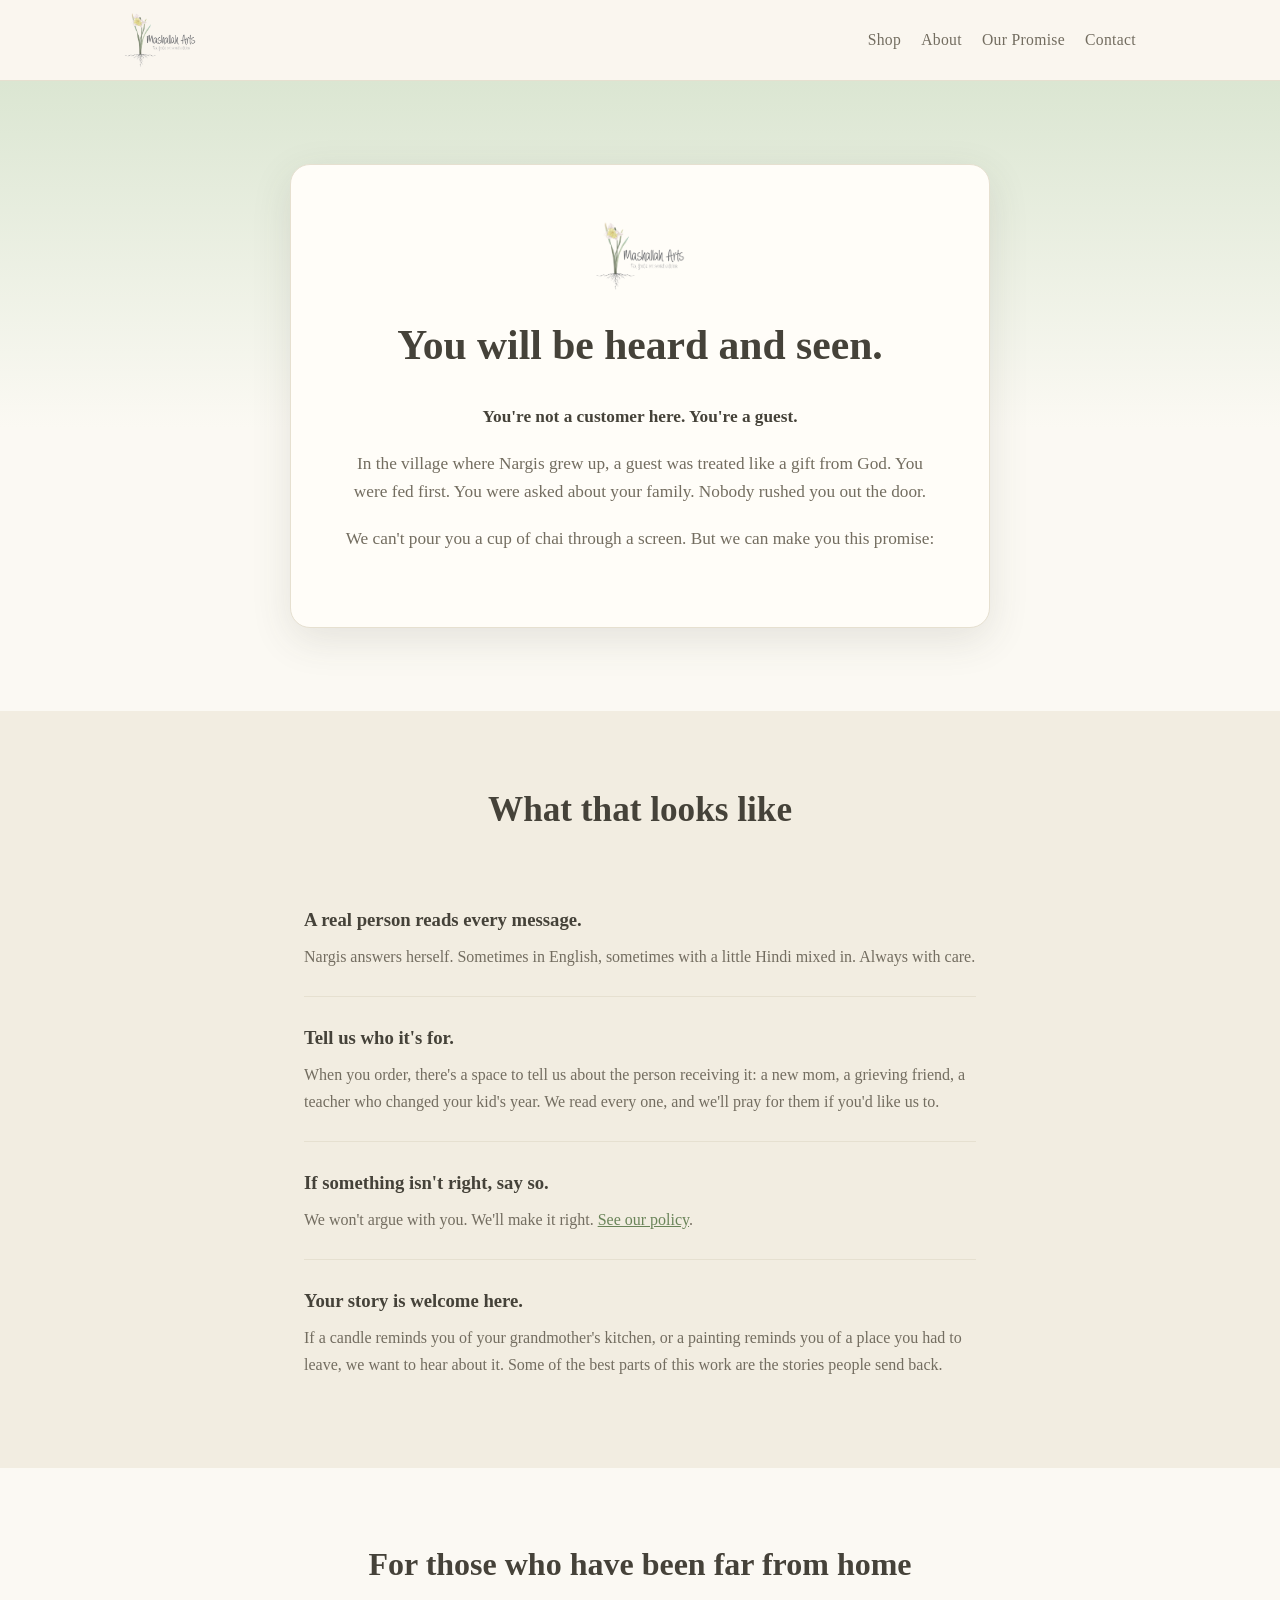
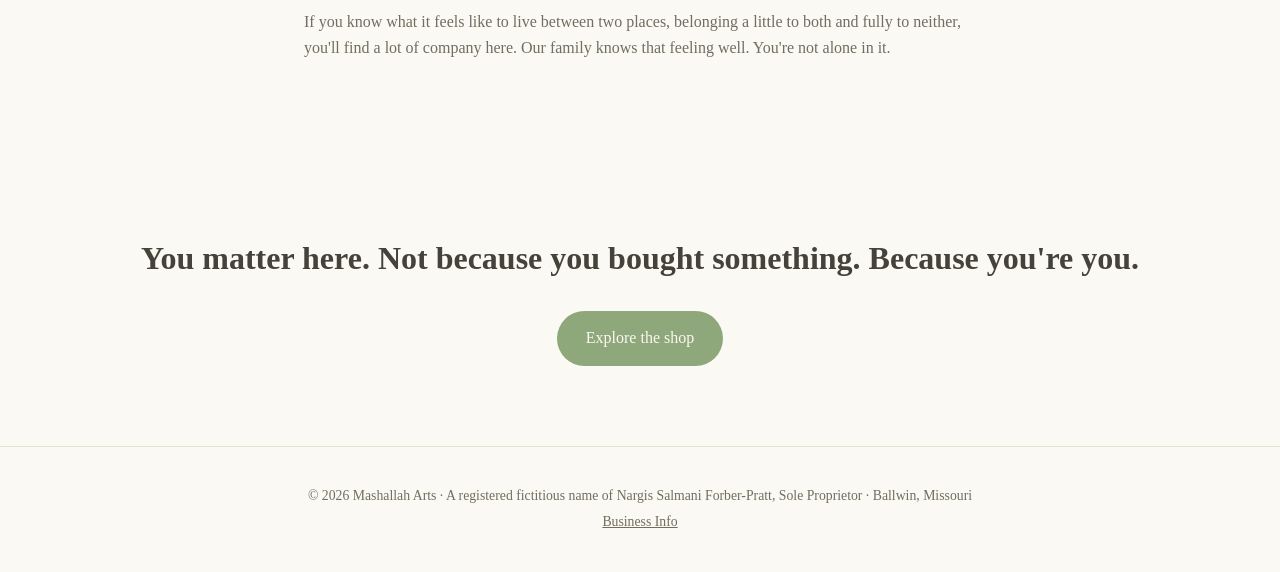
<file: heard-and-seen.html>
<!doctype html>
<html lang="en">
<head>
<meta charset="utf-8" />
<meta name="viewport" content="width=device-width, initial-scale=1" />
<title>Our Promise — Mashallah Arts</title>
<meta name="description" content="Our promise at Mashallah Arts: you are a guest here, not a customer. You will be heard and seen." />
<link rel="icon" href="/favicon.ico" sizes="any" />
<link rel="icon" type="image/png" sizes="32x32" href="/assets/images/favicon-32.png" />
<link rel="icon" type="image/png" sizes="16x16" href="/assets/images/favicon-16.png" />
<link rel="apple-touch-icon" href="/apple-touch-icon.png" />
<link rel="icon" type="image/png" sizes="192x192" href="/assets/images/icon-192.png" />
<meta name="theme-color" content="#8ea77b" />
<link rel="canonical" href="https://mashallaharts.com/heard-and-seen" />
<meta property="og:type" content="website" />
<meta property="og:site_name" content="Mashallah Arts" />
<meta property="og:title" content="Our Promise — Mashallah Arts" />
<meta property="og:description" content="Our promise at Mashallah Arts: you are a guest here, not a customer. You will be heard and seen." />
<meta property="og:url" content="https://mashallaharts.com/heard-and-seen" />
<meta property="og:image" content="https://mashallaharts.com/assets/images/og-image.jpg" />
<meta property="og:image:width" content="1200" />
<meta property="og:image:height" content="630" />
<meta name="twitter:card" content="summary_large_image" />
<meta name="twitter:title" content="Our Promise — Mashallah Arts" />
<meta name="twitter:description" content="Our promise at Mashallah Arts: you are a guest here, not a customer. You will be heard and seen." />
<meta name="twitter:image" content="https://mashallaharts.com/assets/images/og-image.jpg" />
<link rel="stylesheet" href="assets/style.css" />
</head>
<body>

<header class="site-header" id="siteHeader">
  <div class="nav-row">
    <a class="brand" href="/">
      <span class="brand-mark"><img src="assets/images/logo-wordmark.png" alt="Mashallah Arts logo" /></span>
    </a>
    <nav class="main-nav">
      <a href="/shop">Shop</a>
      <a href="/about">About</a>
      <a href="/heard-and-seen">Our Promise</a>
      <a href="/contact">Contact</a>
      <div id="google_translate_element"></div>
    </nav>
  </div>
</header>

<div class="note-page">
  <div class="note-card" style="max-width: 700px;">
    <span class="brand-mark"><img src="assets/images/logo-wordmark.png" alt="" /></span>
    <h1>You will be heard and seen.</h1>
    <p style="font-weight:600; color: var(--ink);">You're not a customer here. You're a guest.</p>
    <p>In the village where Nargis grew up, a guest was treated like a gift from God. You were fed first. You were asked about your family. Nobody rushed you out the door.</p>
    <p>We can't pour you a cup of chai through a screen. But we can make you this promise:</p>
  </div>
</div>

<section class="alt">
  <div class="container" style="max-width: 720px;">
    <div class="section-head"><h2>What that looks like</h2></div>

    <div class="shop-list">
      <div class="shop-item">
        <h3>A real person reads every message.</h3>
        <p>Nargis answers herself. Sometimes in English, sometimes with a little Hindi mixed in. Always with care.</p>
      </div>
      <div class="shop-item">
        <h3>Tell us who it's for.</h3>
        <p>When you order, there's a space to tell us about the person receiving it: a new mom, a grieving friend, a teacher who changed your kid's year. We read every one, and we'll pray for them if you'd like us to.</p>
      </div>
      <div class="shop-item">
        <h3>If something isn't right, say so.</h3>
        <p>We won't argue with you. We'll make it right. <a href="/business-info">See our policy</a>.</p>
      </div>
      <div class="shop-item">
        <h3>Your story is welcome here.</h3>
        <p>If a candle reminds you of your grandmother's kitchen, or a painting reminds you of a place you had to leave, we want to hear about it. Some of the best parts of this work are the stories people send back.</p>
      </div>
    </div>
  </div>
</section>

<section>
  <div class="container prose-block">
    <h2>For those who have been far from home</h2>
    <p>If you know what it feels like to live between two places, belonging a little to both and fully to neither, you'll find a lot of company here. Our family knows that feeling well. You're not alone in it.</p>
  </div>
</section>


<section style="text-align:center;">
  <div class="container">
    <h2 style="font-size: clamp(1.5rem, 3vw, 2rem);">You matter here. Not because you bought something. Because you're you.</h2>
    <p style="margin-top: 26px;"><a class="btn btn-primary" href="/shop">Explore the shop</a></p>
  </div>
</section>

<footer class="site-footer">
  <div class="container">
    <p>&copy; <span id="year"></span> Mashallah Arts &middot; A registered fictitious name of Nargis Salmani Forber-Pratt, Sole Proprietor &middot; Ballwin, Missouri</p>
    <p class="footer-links"><a href="/business-info">Business Info</a></p>
  </div>
</footer>

<script>
document.getElementById('year').textContent = new Date().getFullYear();
function googleTranslateElementInit() {
  new google.translate.TranslateElement({ pageLanguage: 'en', autoDisplay: false }, 'google_translate_element');
}
</script>
<script src="https://translate.google.com/translate_a/element.js?cb=googleTranslateElementInit"></script>
</body>
</html>
</file>
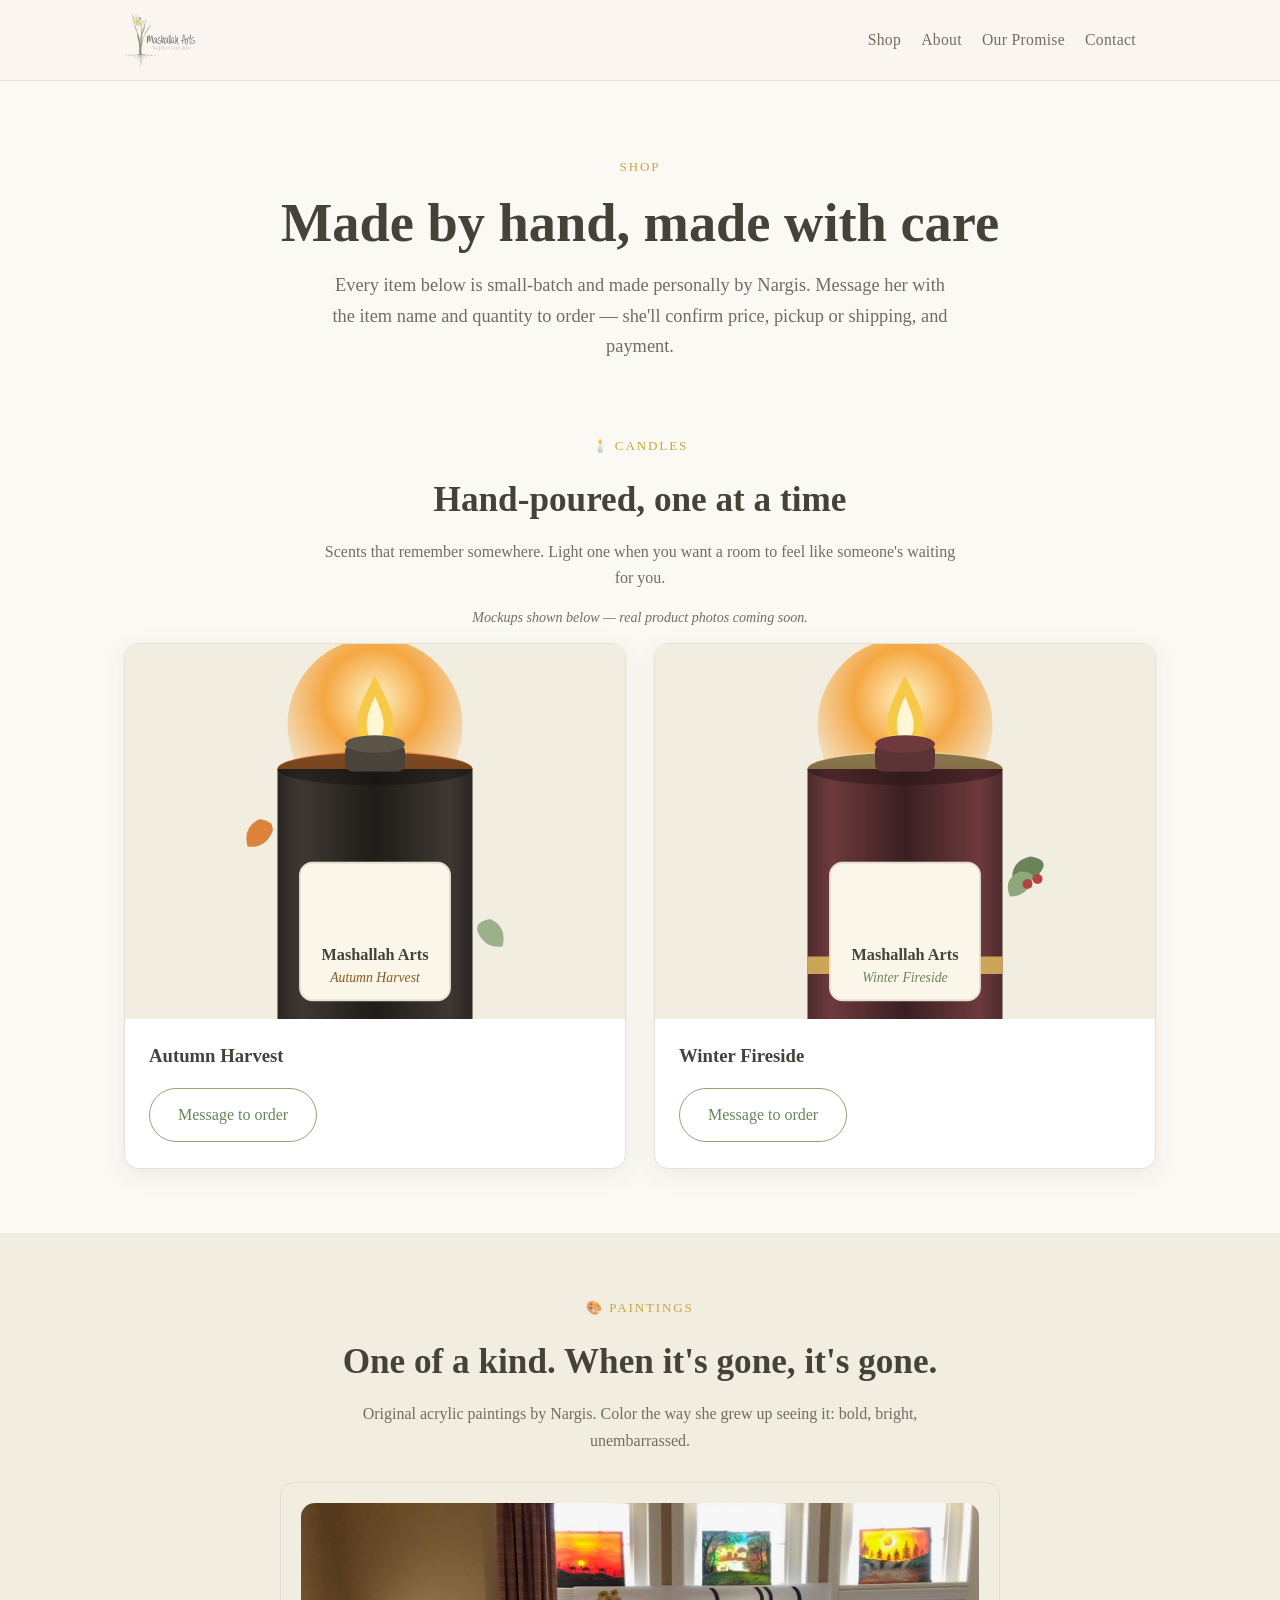
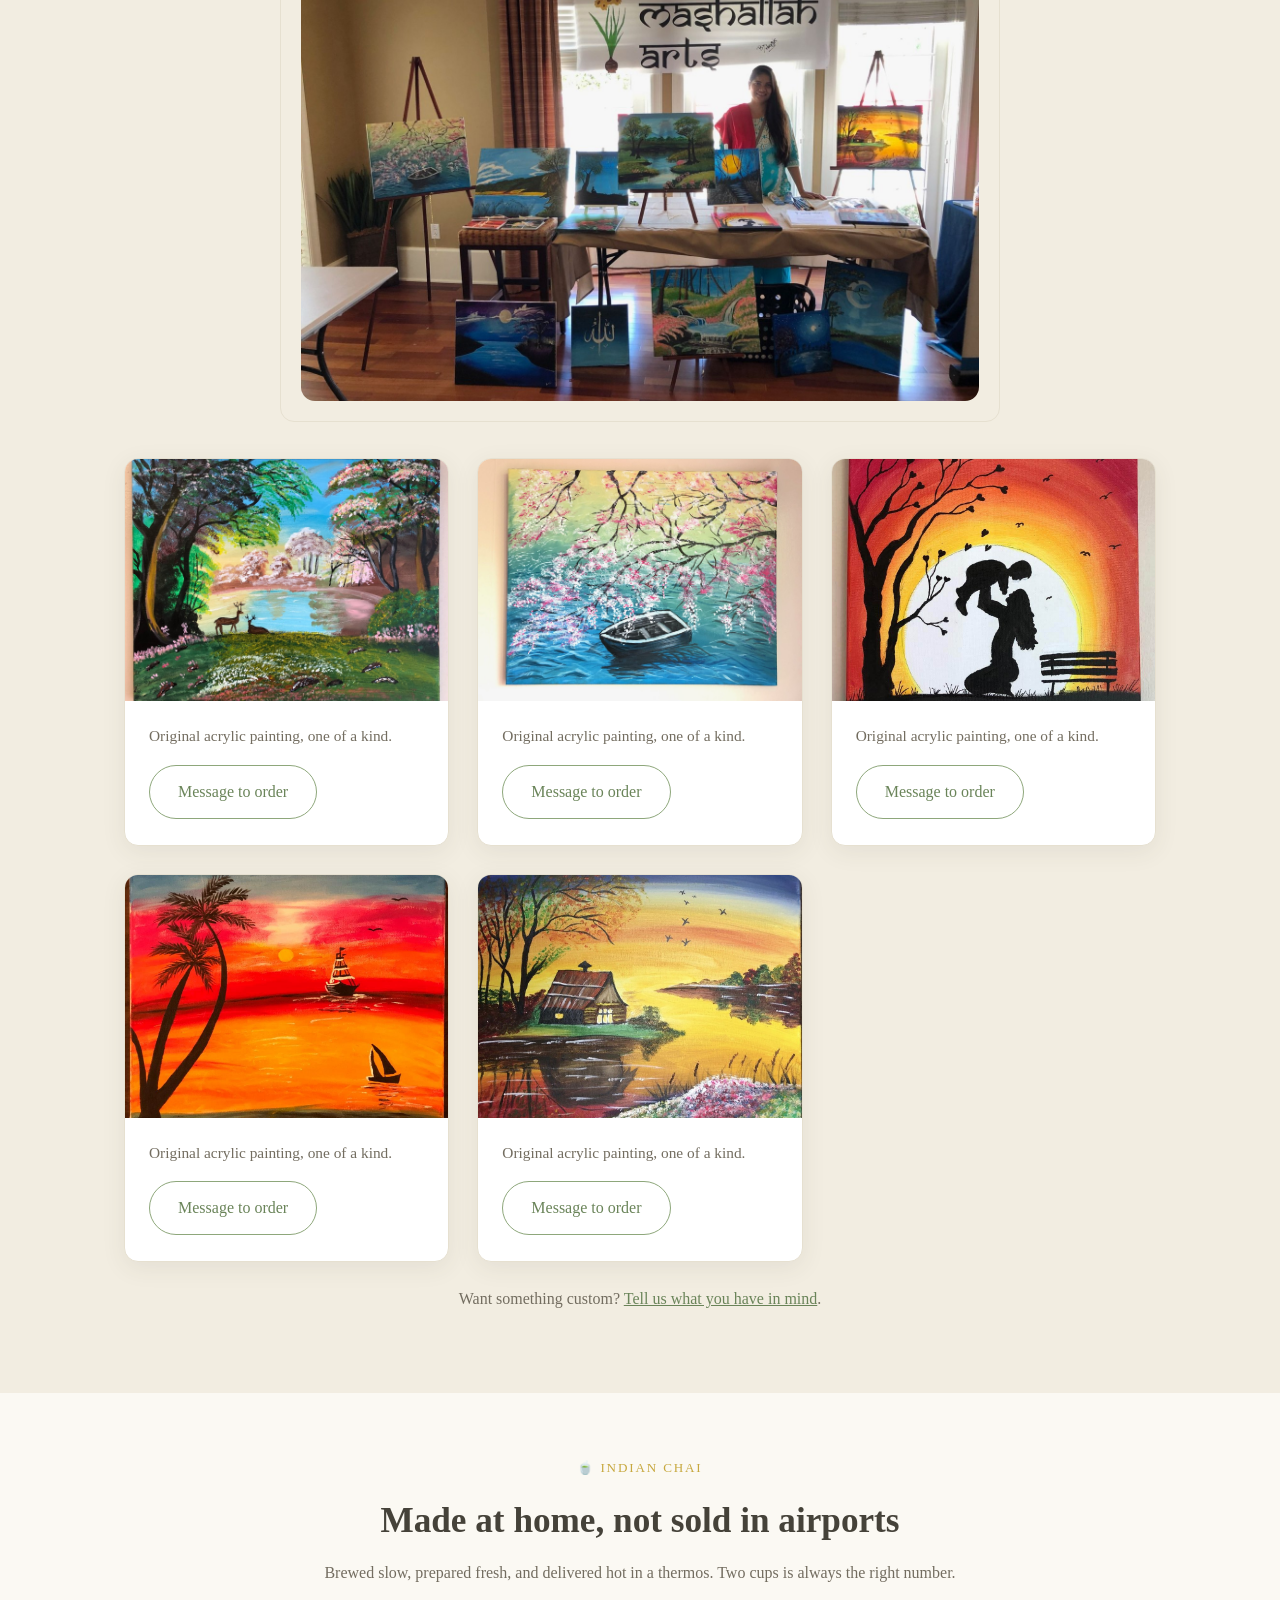
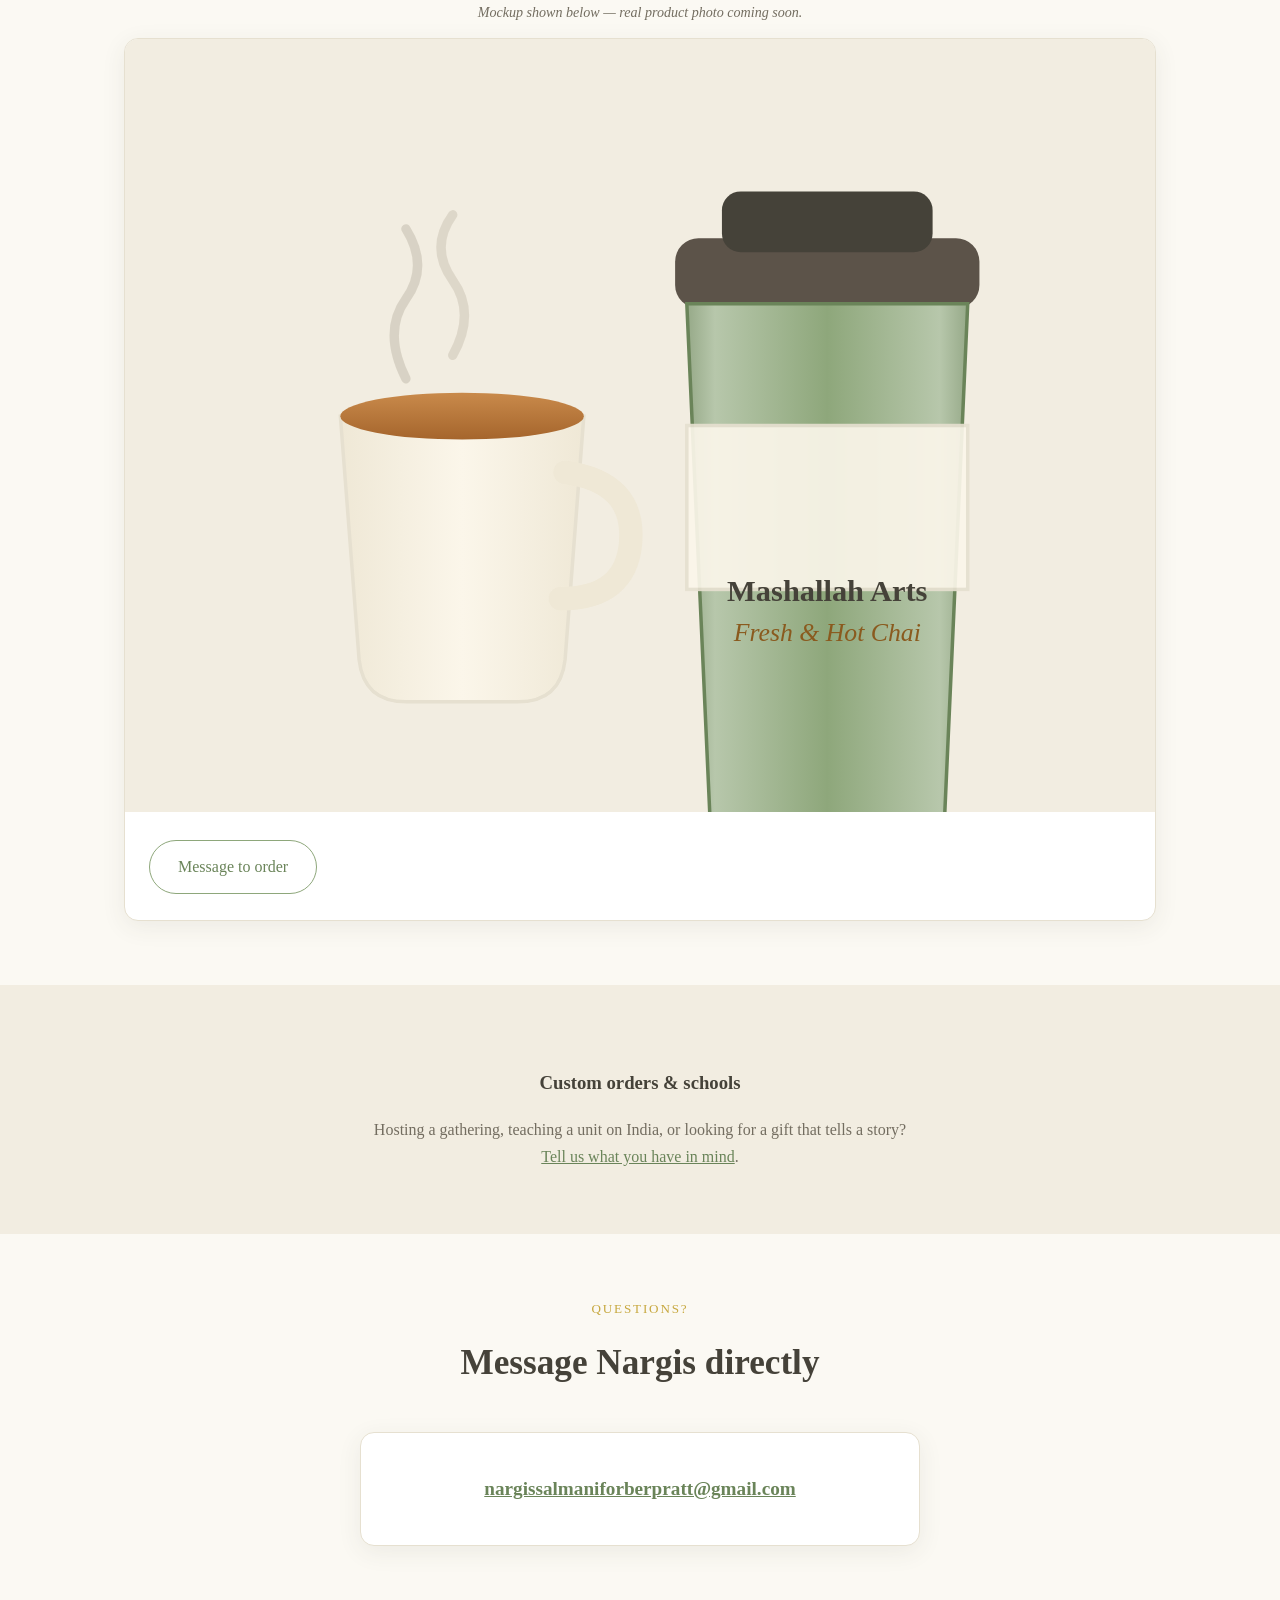
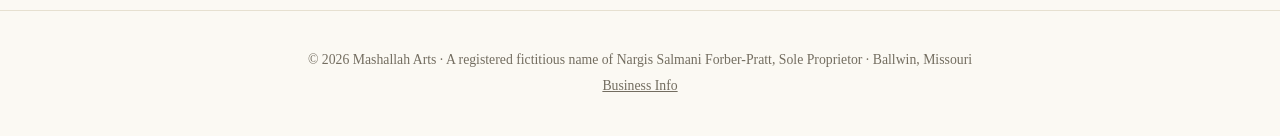
<file: shop.html>
<!doctype html>
<html lang="en">
<head>
<meta charset="utf-8" />
<meta name="viewport" content="width=device-width, initial-scale=1" />
<title>Shop — Mashallah Arts</title>
<meta name="description" content="Shop hand-poured candles, original paintings, and fresh Indian chai delivered hot from Mashallah Arts." />
<link rel="icon" href="/favicon.ico" sizes="any" />
<link rel="icon" type="image/png" sizes="32x32" href="/assets/images/favicon-32.png" />
<link rel="icon" type="image/png" sizes="16x16" href="/assets/images/favicon-16.png" />
<link rel="apple-touch-icon" href="/apple-touch-icon.png" />
<link rel="icon" type="image/png" sizes="192x192" href="/assets/images/icon-192.png" />
<meta name="theme-color" content="#8ea77b" />
<link rel="canonical" href="https://mashallaharts.com/shop" />
<meta property="og:type" content="website" />
<meta property="og:site_name" content="Mashallah Arts" />
<meta property="og:title" content="Shop — Mashallah Arts" />
<meta property="og:description" content="Shop hand-poured candles, original paintings, and fresh Indian chai delivered hot from Mashallah Arts." />
<meta property="og:url" content="https://mashallaharts.com/shop" />
<meta property="og:image" content="https://mashallaharts.com/assets/images/og-image.jpg" />
<meta property="og:image:width" content="1200" />
<meta property="og:image:height" content="630" />
<meta name="twitter:card" content="summary_large_image" />
<meta name="twitter:title" content="Shop — Mashallah Arts" />
<meta name="twitter:description" content="Shop hand-poured candles, original paintings, and fresh Indian chai delivered hot from Mashallah Arts." />
<meta name="twitter:image" content="https://mashallaharts.com/assets/images/og-image.jpg" />
<link rel="stylesheet" href="assets/style.css" />
</head>
<body>

<header class="site-header" id="siteHeader">
  <div class="nav-row">
    <a class="brand" href="/">
      <span class="brand-mark"><img src="assets/images/logo-wordmark.png" alt="Mashallah Arts logo" /></span>
    </a>
    <nav class="main-nav">
      <a href="/shop">Shop</a>
      <a href="/about">About</a>
      <a href="/heard-and-seen">Our Promise</a>
      <a href="/contact">Contact</a>
      <div id="google_translate_element"></div>
    </nav>
  </div>
</header>

<section class="hero" style="padding-bottom: 24px;">
  <div class="container">
    <span class="eyebrow">Shop</span>
    <h1>Made by hand, made with care</h1>
    <p class="lede">Every item below is small-batch and made personally by Nargis. Message her with the item name and quantity to order — she'll confirm price, pickup or shipping, and payment.</p>
  </div>
</section>

<section id="candles" style="padding-top: 20px;">
  <div class="container">
    <div class="section-head" style="margin-bottom: 28px;">
      <span class="eyebrow">🕯️ Candles</span>
      <h2>Hand-poured, one at a time</h2>
      <p>Scents that remember somewhere. Light one when you want a room to feel like someone's waiting for you.</p>
    </div>
    <p style="text-align:center; color: var(--ink-soft); font-size: 0.88rem; margin-top: -14px;"><em>Mockups shown below — real product photos coming soon.</em></p>
    <div class="card-grid">
      <div class="card">
        <div class="card-photo"><img src="assets/images/mockup-candle-halloween.svg" alt="Mockup: Autumn Harvest candle with Mashallah Arts label" /></div>
        <div class="card-body">
          <h3>Autumn Harvest</h3>
          <a class="btn btn-outline" href="mailto:nargissalmaniforberpratt@gmail.com?subject=Order%20Inquiry%20-%20Candle">Message to order</a>
        </div>
      </div>
      <div class="card">
        <div class="card-photo"><img src="assets/images/mockup-candle-christmas.svg" alt="Mockup: Winter Fireside candle with Mashallah Arts label" /></div>
        <div class="card-body">
          <h3>Winter Fireside</h3>
          <a class="btn btn-outline" href="mailto:nargissalmaniforberpratt@gmail.com?subject=Order%20Inquiry%20-%20Candle">Message to order</a>
        </div>
      </div>
    </div>
  </div>
</section>

<section class="alt" id="paintings">
  <div class="container">
    <div class="section-head" style="margin-bottom: 28px;">
      <span class="eyebrow">🎨 Paintings</span>
      <h2>One of a kind. When it's gone, it's gone.</h2>
      <p>Original acrylic paintings by Nargis. Color the way she grew up seeing it: bold, bright, unembarrassed.</p>
    </div>

    <div class="story-photo" style="aspect-ratio: 4/3; margin-bottom: 36px; max-width: 720px; margin-left:auto; margin-right:auto;">
      <img src="assets/images/mashallah-arts-booth.jpg" alt="Nargis at a Mashallah Arts market pop-up, surrounded by her original paintings" />
    </div>

    <div class="card-grid">
      <div class="card">
        <div class="card-photo"><img src="assets/images/paintings/deer-by-the-pond.jpg" alt="Original painting by Nargis: two deer beside a forest pond at sunset" /></div>
        <div class="card-body">
          <p>Original acrylic painting, one of a kind.</p>
          <a class="btn btn-outline" href="mailto:nargissalmaniforberpratt@gmail.com?subject=Order%20Inquiry%20-%20Painting">Message to order</a>
        </div>
      </div>
      <div class="card">
        <div class="card-photo"><img src="assets/images/paintings/cherry-blossoms-boat.jpg" alt="Original painting by Nargis: a rowboat beneath cherry blossom branches over water" /></div>
        <div class="card-body">
          <p>Original acrylic painting, one of a kind.</p>
          <a class="btn btn-outline" href="mailto:nargissalmaniforberpratt@gmail.com?subject=Order%20Inquiry%20-%20Painting">Message to order</a>
        </div>
      </div>
      <div class="card">
        <div class="card-photo"><img src="assets/images/paintings/mother-and-child.jpg" alt="Original painting by Nargis: a silhouette of a mother lifting her child at sunset" /></div>
        <div class="card-body">
          <p>Original acrylic painting, one of a kind.</p>
          <a class="btn btn-outline" href="mailto:nargissalmaniforberpratt@gmail.com?subject=Order%20Inquiry%20-%20Painting">Message to order</a>
        </div>
      </div>
      <div class="card">
        <div class="card-photo"><img src="assets/images/paintings/palm-tree-sunset.jpg" alt="Original painting by Nargis: palm trees and sailboats at sunset" /></div>
        <div class="card-body">
          <p>Original acrylic painting, one of a kind.</p>
          <a class="btn btn-outline" href="mailto:nargissalmaniforberpratt@gmail.com?subject=Order%20Inquiry%20-%20Painting">Message to order</a>
        </div>
      </div>
      <div class="card">
        <div class="card-photo"><img src="assets/images/paintings/autumn-cabin.jpg" alt="Original painting by Nargis: an autumn cabin by a lake at sunset" /></div>
        <div class="card-body">
          <p>Original acrylic painting, one of a kind.</p>
          <a class="btn btn-outline" href="mailto:nargissalmaniforberpratt@gmail.com?subject=Order%20Inquiry%20-%20Painting">Message to order</a>
        </div>
      </div>
    </div>
    <p style="text-align:center; margin-top: 24px; color: var(--ink-soft);">Want something custom? <a href="/contact">Tell us what you have in mind</a>.</p>
  </div>
</section>

<section id="chai">
  <div class="container">
    <div class="section-head" style="margin-bottom: 28px;">
      <span class="eyebrow">🍵 Indian Chai</span>
      <h2>Made at home, not sold in airports</h2>
      <p>Brewed slow, prepared fresh, and delivered hot in a thermos. Two cups is always the right number.</p>
    </div>
    <p style="text-align:center; color: var(--ink-soft); font-size: 0.88rem; margin-top: -14px;"><em>Mockup shown below — real product photo coming soon.</em></p>
    <div class="card-grid">
      <div class="card">
        <div class="card-photo"><img src="assets/images/mockup-chai.svg" alt="Mockup: fresh Indian chai delivered hot in a Mashallah Arts thermos" /></div>
        <div class="card-body">
          <a class="btn btn-outline" href="mailto:nargissalmaniforberpratt@gmail.com?subject=Order%20Inquiry%20-%20Chai">Message to order</a>
        </div>
      </div>
    </div>
  </div>
</section>

<section class="alt">
  <div class="container" style="text-align:center;">
    <h3>Custom orders &amp; schools</h3>
    <p style="color: var(--ink-soft); max-width: 560px; margin: 0 auto;">Hosting a gathering, teaching a unit on India, or looking for a gift that tells a story? <a href="/contact">Tell us what you have in mind</a>.</p>
  </div>
</section>

<section id="contact">
  <div class="container">
    <div class="section-head">
      <span class="eyebrow">Questions?</span>
      <h2>Message Nargis directly</h2>
    </div>
    <div class="contact-box">
      <a class="email" href="mailto:nargissalmaniforberpratt@gmail.com">nargissalmaniforberpratt@gmail.com</a>
    </div>
  </div>
</section>

<footer class="site-footer">
  <div class="container">
    <p>&copy; <span id="year"></span> Mashallah Arts &middot; A registered fictitious name of Nargis Salmani Forber-Pratt, Sole Proprietor &middot; Ballwin, Missouri</p>
    <p class="footer-links"><a href="/business-info">Business Info</a></p>
  </div>
</footer>

<script>
document.getElementById('year').textContent = new Date().getFullYear();
function googleTranslateElementInit() {
  new google.translate.TranslateElement({ pageLanguage: 'en', autoDisplay: false }, 'google_translate_element');
}
</script>
<script src="https://translate.google.com/translate_a/element.js?cb=googleTranslateElementInit"></script>
</body>
</html>
</file>
<file: assets/style.css>
:root {
  --cream: #fbf9f3;
  --cream-dark: #f2ede1;
  --ink: #454239;
  --ink-soft: #736d60;
  --saffron: #e3c765;
  --saffron-dark: #c7a83f;
  --leaf: #8ea77b;
  --leaf-dark: #6a8459;
  --leaf-pale: #dbe6d2;
  --line: #e6e0d0;
  --radius: 14px;
  --shadow: 0 6px 24px rgba(69, 66, 57, 0.08);
}

@import url('https://fonts.googleapis.com/css2?family=Archivo:wght@600;800;900&family=Noto+Sans+Devanagari:wght@400;600&display=swap');

* { box-sizing: border-box; }

html { scroll-behavior: smooth; }

body {
  margin: 0;
  font-family: "Georgia", "Iowan Old Style", "Palatino Linotype", serif;
  background: var(--cream);
  color: var(--ink);
  line-height: 1.65;
}

img { max-width: 100%; display: block; }

a { color: var(--leaf-dark); }

.container {
  max-width: 1080px;
  margin: 0 auto;
  padding: 0 24px;
}

/* Header */
header.site-header {
  position: sticky;
  top: 0;
  z-index: 20;
  background: rgba(250, 246, 238, 0.94);
  backdrop-filter: blur(6px);
  border-bottom: 1px solid var(--line);
}

.nav-row {
  display: flex;
  align-items: center;
  justify-content: space-between;
  padding: 12px 24px;
  max-width: 1080px;
  margin: 0 auto;
}

header.site-header.transparent .nav-row { padding: 18px 24px; }

.brand {
  display: flex;
  align-items: center;
  gap: 10px;
  font-family: "Iowan Old Style", Georgia, serif;
  font-size: 1.3rem;
  font-weight: 700;
  color: var(--ink);
  text-decoration: none;
  flex-shrink: 0;
}

nav.main-nav {
  display: flex;
  align-items: center;
  flex-wrap: wrap;
  justify-content: flex-end;
  gap: 6px 20px;
  min-width: 0;
}

.brand-mark {
  display: inline-flex;
  align-items: center;
}
.brand-mark img {
  height: 56px;
  width: auto;
  display: block;
}

header.site-header.transparent .brand-mark {
  background: rgba(24, 21, 18, 0.4);
  backdrop-filter: blur(8px);
  -webkit-backdrop-filter: blur(8px);
  border-radius: 14px;
  padding: 8px 14px;
  transition: background 0.3s ease, padding 0.3s ease;
}
header.site-header.transparent .brand-mark img {
  height: 82px;
  filter: drop-shadow(0 1px 4px rgba(0,0,0,0.3));
}
header.site-header.transparent.scrolled .brand-mark {
  background: transparent;
  backdrop-filter: none;
  -webkit-backdrop-filter: none;
  padding: 0;
}
header.site-header.transparent.scrolled .brand-mark img {
  filter: none;
  height: 56px;
}

@media (max-width: 760px) {
  .brand-mark img { height: 42px; }
  header.site-header.transparent .brand-mark img { height: 72px; }
}

/* Google Translate widget */
#google_translate_element {
  display: inline-flex;
  align-items: center;
  line-height: 1;
}
.goog-te-gadget {
  font-family: inherit !important;
  display: inline-flex !important;
  align-items: center;
  font-size: 0 !important;
  color: transparent !important;
}
/* Hide Google's "powered by" attribution (icon + link + any stray text) so only the dropdown shows */
.goog-te-gadget > span,
.goog-te-gadget img,
.goog-te-gadget a,
.goog-logo-link,
.goog-te-gadget-icon {
  display: none !important;
}
.goog-te-gadget .goog-te-combo {
  display: inline-block !important;
  font-size: 0.82rem !important;
  padding: 5px 10px;
  border-radius: 999px;
  border: 1px solid var(--line);
  background: #fffdf8;
  color: var(--ink) !important;
  margin: 0;
}
header.site-header.transparent .goog-te-gadget .goog-te-combo {
  background: rgba(255,255,255,0.15);
  color: #fff;
  border-color: rgba(255,255,255,0.5);
}
.goog-te-banner-frame { display: none !important; }
body { top: 0 !important; }

nav.main-nav a {
  text-decoration: none;
  color: var(--ink-soft);
  font-size: 0.98rem;
  letter-spacing: 0.02em;
  white-space: nowrap;
}

nav.main-nav a:hover { color: var(--leaf-dark); }

/* Transparent overlay header, used on the full-bleed hero page */
header.site-header.transparent {
  position: fixed;
  width: 100%;
  background: transparent;
  border-bottom: 1px solid transparent;
  backdrop-filter: none;
  transition: background 0.3s ease, border-color 0.3s ease;
}
header.site-header.transparent .brand,
header.site-header.transparent nav.main-nav a {
  color: #fff;
  text-shadow: 0 1px 6px rgba(0,0,0,0.35);
}
header.site-header.transparent nav.main-nav a:hover { color: var(--saffron); }
header.site-header.transparent.scrolled {
  background: rgba(250, 246, 238, 0.96);
  border-bottom: 1px solid var(--line);
  backdrop-filter: blur(6px);
}
header.site-header.transparent.scrolled .brand,
header.site-header.transparent.scrolled nav.main-nav a {
  color: var(--ink-soft);
  text-shadow: none;
}
header.site-header.transparent.scrolled .brand { color: var(--ink); }

/* Full-bleed power hero */
.hero-full {
  position: relative;
  min-height: 96vh;
  display: flex;
  align-items: flex-end;
  background-size: cover;
  background-position: center;
  overflow: hidden;
}
.hero-full::after {
  content: "";
  position: absolute;
  inset: 0;
  background: linear-gradient(180deg, rgba(30,28,24,0.15) 0%, rgba(30,28,24,0.35) 55%, rgba(20,19,16,0.82) 100%);
}
.hero-full-inner {
  position: relative;
  z-index: 2;
  padding: 0 24px 64px;
  max-width: 1080px;
  margin: 0 auto;
  width: 100%;
  color: #fff;
}
.hero-full .eyebrow { color: var(--saffron); }
.hero-full h1 {
  font-family: "Archivo", "Helvetica Neue", Arial, sans-serif;
  font-weight: 900;
  font-size: clamp(2.4rem, 7vw, 5rem);
  line-height: 1.02;
  letter-spacing: -0.01em;
  margin: 10px 0 20px;
  max-width: 780px;
}
.hero-full p.lede-full {
  max-width: 560px;
  font-size: clamp(1rem, 1.6vw, 1.2rem);
  color: rgba(255,255,255,0.92);
  margin: 0 0 30px;
}
.hero-full .hero-actions { justify-content: flex-start; }
.hero-full .btn-primary { background: var(--saffron-dark); color: #241f16; font-weight: 600; }
.hero-full .btn-primary:hover { background: var(--saffron); }
.hero-full .btn-outline { border-color: #fff; color: #fff; }
.hero-full .btn-outline:hover { background: #fff; color: var(--ink); }

.scroll-cue {
  position: absolute;
  left: 24px;
  bottom: 24px;
  z-index: 2;
  color: #fff;
  font-size: 0.78rem;
  letter-spacing: 0.14em;
  text-transform: uppercase;
  display: flex;
  align-items: center;
  gap: 8px;
  opacity: 0.85;
}
.scroll-cue .arrow { animation: bob 1.6s ease-in-out infinite; }
@keyframes bob {
  0%, 100% { transform: translateY(0); }
  50% { transform: translateY(5px); }
}

/* Devanagari lines */
.hindi {
  font-family: "Noto Sans Devanagari", "Georgia", serif;
  font-weight: 600;
}

/* Placeholder highlight — nothing ships unfilled */
.placeholder {
  background: #fff3b0;
  color: #6b5a00;
  padding: 1px 6px;
  border-radius: 4px;
  font-style: normal;
  font-weight: 600;
}

/* Hero */
.hero {
  padding: 72px 0 56px;
  text-align: center;
}

.eyebrow {
  display: inline-block;
  font-size: 0.82rem;
  letter-spacing: 0.14em;
  text-transform: uppercase;
  color: var(--saffron-dark);
  margin-bottom: 14px;
}

.hero h1 {
  font-size: clamp(2.2rem, 5vw, 3.4rem);
  margin: 0 0 16px;
  line-height: 1.15;
}

.hero p.lede {
  max-width: 620px;
  margin: 0 auto 30px;
  font-size: 1.15rem;
  color: var(--ink-soft);
}

.btn {
  display: inline-block;
  padding: 13px 28px;
  border-radius: 999px;
  text-decoration: none;
  font-size: 1rem;
  font-family: inherit;
  border: 1px solid transparent;
  cursor: pointer;
}

.btn-primary {
  background: var(--leaf);
  color: var(--cream);
}
.btn-primary:hover { background: var(--leaf-dark); }

.btn-outline {
  border-color: var(--leaf);
  color: var(--leaf-dark);
  background: transparent;
}
.btn-outline:hover { background: var(--leaf); color: var(--cream); }

.hero-actions { display: flex; gap: 14px; justify-content: center; flex-wrap: wrap; }

/* Sections */
section { padding: 64px 0; }
section.alt { background: var(--cream-dark); }

.section-head {
  text-align: center;
  max-width: 640px;
  margin: 0 auto 40px;
}

.section-head .eyebrow { display: block; }

.section-head h2 {
  font-size: clamp(1.7rem, 3vw, 2.2rem);
  margin: 6px 0 10px;
}

.section-head p { color: var(--ink-soft); margin: 0; }

/* Story */
.story-grid {
  display: grid;
  grid-template-columns: 1fr 1fr;
  gap: 48px;
  align-items: center;
}

.story-photo {
  background: var(--cream-dark);
  border: 1px solid var(--line);
  border-radius: var(--radius);
  aspect-ratio: 4 / 5;
  display: flex;
  align-items: center;
  justify-content: center;
  color: var(--ink-soft);
  font-size: 0.95rem;
  text-align: center;
  padding: 20px;
  overflow: hidden;
}
.story-photo img { width: 100%; height: 100%; object-fit: cover; border-radius: var(--radius); }

.family-strip {
  margin-top: 56px;
  text-align: center;
}
.family-strip img {
  border-radius: var(--radius);
  max-width: 520px;
  margin: 0 auto 18px;
  box-shadow: var(--shadow);
}
.family-strip p { max-width: 620px; margin: 0 auto; color: var(--ink-soft); }

.story-text h3 { margin-top: 0; }
.story-text p { color: var(--ink-soft); }
.story-text a.readmore { font-weight: bold; }

/* Shop cards */
.card-grid {
  display: grid;
  grid-template-columns: repeat(auto-fit, minmax(260px, 1fr));
  gap: 28px;
}

.card {
  background: #fff;
  border: 1px solid var(--line);
  border-radius: var(--radius);
  box-shadow: var(--shadow);
  overflow: hidden;
  display: flex;
  flex-direction: column;
}

.card-photo {
  aspect-ratio: 4 / 3;
  background: var(--cream-dark);
  display: flex;
  align-items: center;
  justify-content: center;
  color: var(--ink-soft);
  font-size: 2.4rem;
  overflow: hidden;
}
.card-photo img { width: 100%; height: 100%; object-fit: cover; }

.card-price {
  font-weight: bold;
  color: var(--leaf-dark);
  font-size: 1.05rem;
}

.card-body { padding: 22px 24px 26px; display: flex; flex-direction: column; gap: 10px; flex: 1; }
.card-body h3 { margin: 0; }
.card-body p { margin: 0; color: var(--ink-soft); font-size: 0.96rem; flex: 1; }

.card-body .btn { align-self: flex-start; margin-top: 6px; }

/* How to order */
.steps {
  display: grid;
  grid-template-columns: repeat(auto-fit, minmax(220px, 1fr));
  gap: 26px;
}

.step {
  background: #fff;
  border: 1px solid var(--line);
  border-radius: var(--radius);
  padding: 26px 22px;
}

.step .step-num {
  display: inline-flex;
  width: 32px; height: 32px;
  border-radius: 50%;
  background: var(--saffron);
  color: #fff;
  align-items: center;
  justify-content: center;
  font-weight: bold;
  margin-bottom: 12px;
}

.step h3 { margin: 0 0 6px; font-size: 1.05rem; }
.step p { margin: 0; color: var(--ink-soft); font-size: 0.94rem; }

/* Contact form */
.contact-form {
  display: flex;
  flex-direction: column;
}
.contact-form label {
  display: block;
  font-weight: 600;
  margin: 18px 0 6px;
}
.contact-form label:first-of-type { margin-top: 0; }
.contact-form input,
.contact-form select,
.contact-form textarea {
  width: 100%;
  display: block;
  font-family: inherit;
  font-size: 1rem;
  color: var(--ink);
  background: #fff;
  border: 1px solid var(--line);
  border-radius: 8px;
  padding: 11px 14px;
}
.contact-form textarea { resize: vertical; line-height: 1.5; }
.contact-form input:focus,
.contact-form select:focus,
.contact-form textarea:focus {
  outline: none;
  border-color: var(--leaf);
}
.contact-form button { align-self: flex-start; }

/* Contact */
.contact-box {
  max-width: 560px;
  margin: 0 auto;
  text-align: center;
  background: #fff;
  border: 1px solid var(--line);
  border-radius: var(--radius);
  padding: 40px 32px;
  box-shadow: var(--shadow);
}

.contact-box a.email { font-size: 1.2rem; font-weight: bold; }

.social-row { margin-top: 18px; display: flex; gap: 16px; justify-content: center; }
.social-row a { text-decoration: none; color: var(--ink-soft); border: 1px solid var(--line); padding: 8px 16px; border-radius: 999px; font-size: 0.9rem; }
.social-row a:hover { border-color: var(--leaf); color: var(--leaf-dark); }

/* Narrow prose blocks (home story sections, about, promise) */
.prose-block {
  max-width: 720px;
  margin: 0 auto;
  text-align: center;
}
.prose-block h2 { font-size: clamp(1.5rem, 3vw, 2rem); margin: 6px 0 18px; }
.prose-block p { color: var(--ink-soft); text-align: left; }
.prose-block blockquote {
  margin: 24px 0 0;
  padding: 20px 24px;
  border-left: 3px solid var(--leaf);
  background: var(--cream-dark);
  border-radius: 0 var(--radius) var(--radius) 0;
  font-style: italic;
  text-align: left;
  color: var(--ink);
}

.shop-list { max-width: 780px; margin: 0 auto; }
.shop-item { padding: 26px 0; border-bottom: 1px solid var(--line); }
.shop-item:last-child { border-bottom: none; }
.shop-item h3 { margin: 0 0 8px; }
.shop-item p { margin: 0; color: var(--ink-soft); }

.family-people {
  display: grid;
  grid-template-columns: repeat(auto-fit, minmax(200px, 1fr));
  gap: 22px;
  margin-top: 32px;
  text-align: left;
}
.family-people .person {
  background: #fff;
  border: 1px solid var(--line);
  border-radius: var(--radius);
  padding: 20px;
}
.family-people .person h4 { margin: 0 0 6px; }
.family-people .person p { margin: 0; color: var(--ink-soft); font-size: 0.94rem; }

/* Footer */
footer.site-footer {
  border-top: 1px solid var(--line);
  padding: 34px 0;
  text-align: center;
  color: var(--ink-soft);
  font-size: 0.86rem;
}

footer.site-footer p { margin: 4px 0; }
footer.site-footer .footer-links a { color: var(--ink-soft); margin: 0 8px; }

/* You Are Important note page */
.note-page {
  background: linear-gradient(180deg, var(--leaf-pale) 0%, var(--cream) 55%);
  min-height: 70vh;
  display: flex;
  align-items: center;
  padding: 72px 24px;
}

.note-card {
  max-width: 640px;
  margin: 0 auto;
  background: #fffdf8;
  border: 1px solid var(--line);
  border-radius: 20px;
  box-shadow: 0 12px 40px rgba(69, 66, 57, 0.12);
  padding: 56px 48px;
  text-align: center;
}

.note-card .brand-mark { display: block; margin: 0 auto 20px; }
.note-card .brand-mark img { height: 70px; margin: 0 auto; }

.note-card h1 {
  font-family: "Segoe Script", "Bradley Hand", "Iowan Old Style", cursive, serif;
  font-size: clamp(1.8rem, 4vw, 2.6rem);
  color: var(--ink);
  margin: 0 0 24px;
}

.note-card p {
  font-size: 1.08rem;
  color: var(--ink-soft);
  margin: 0 0 18px;
}

.note-card .signoff {
  margin-top: 30px;
  font-style: italic;
  color: var(--leaf-dark);
}

@media (max-width: 760px) {
  .story-grid { grid-template-columns: 1fr; }
  nav.main-nav a { margin-left: 14px; font-size: 0.9rem; }
  .note-card { padding: 40px 26px; }
}
</file>
